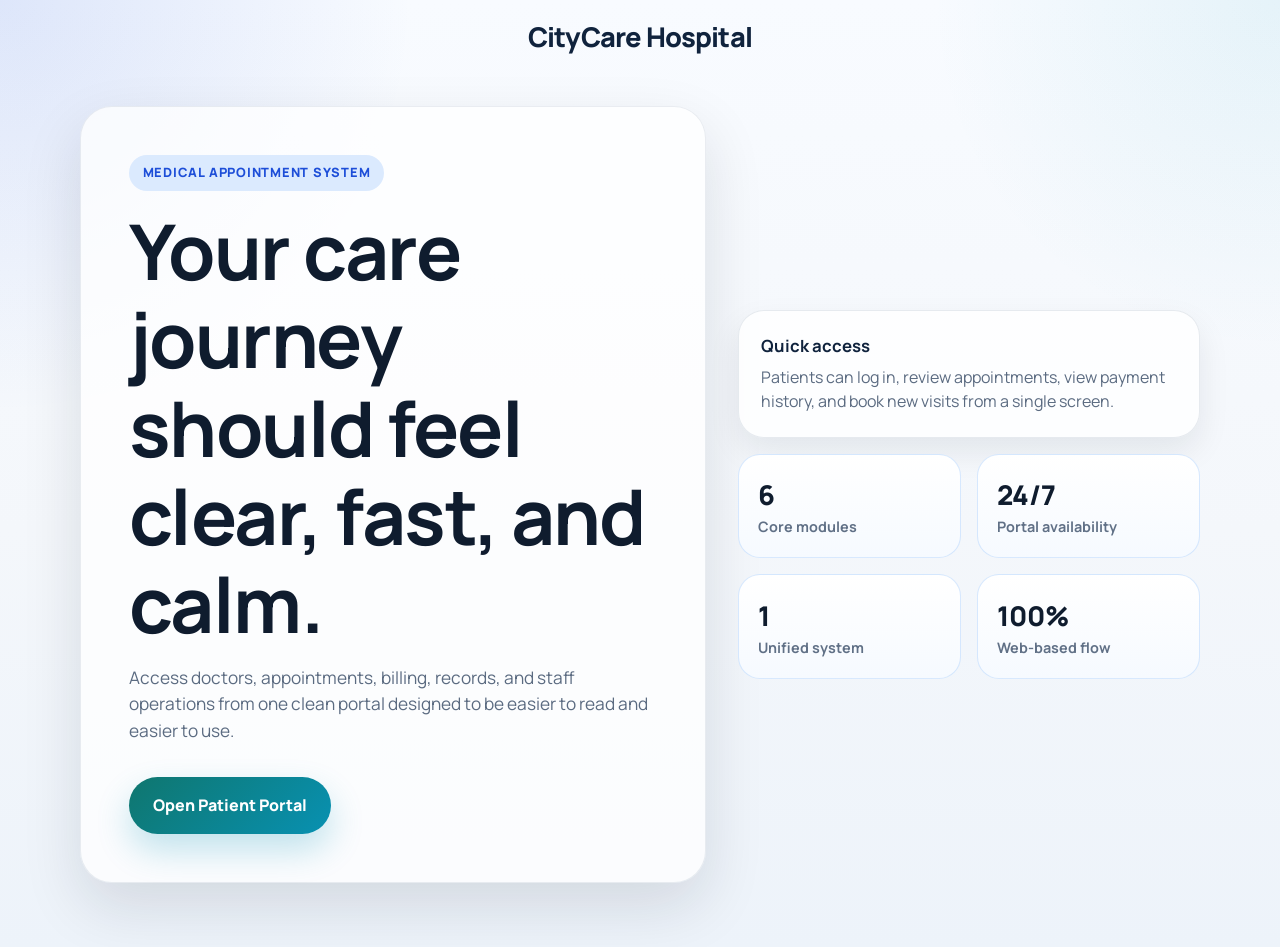
<file: src/main/resources/static/index.html>
<!DOCTYPE html>
<html lang="en">
<head>
  <meta charset="UTF-8">
  <meta name="viewport" content="width=device-width, initial-scale=1.0">
  <title>Welcome - CityCare</title>
  <link rel="stylesheet" href="style.css">
  <style>
    .landing-shell { min-height: 100vh; display: flex; flex-direction: column; }
    .landing-nav { position: static; background: transparent; border: 0; box-shadow: none; backdrop-filter: none; }
    .landing-nav .brand { font-size: 1.7rem; font-weight: 800; color: #10233d; letter-spacing: -0.03em; }
    .hero { width: min(1120px, calc(100% - 2rem)); margin: auto; display: grid; grid-template-columns: 1.15fr 0.85fr; gap: 2rem; align-items: center; padding: 2rem 0 4rem; }
    .hero-copy { background: rgba(255,255,255,0.74); border: 1px solid rgba(148,163,184,0.2); box-shadow: var(--shadow-lg); border-radius: 32px; padding: 3rem; }
    .eyebrow { display:inline-flex; align-items:center; padding:.5rem .85rem; border-radius:999px; background:#dbeafe; color:#1d4ed8; font-size:.8rem; font-weight:800; text-transform:uppercase; letter-spacing:.06em; }
    .hero h1 { font-size: clamp(2.8rem, 6vw, 4.9rem); margin: 1rem 0 1rem; }
    .hero p { font-size: 1.08rem; max-width: 44rem; margin: 0 0 2rem; }
    .hero-actions { display:flex; flex-wrap:wrap; gap:1rem; }
    .hero-btn, .portal-btn { display:inline-flex; align-items:center; justify-content:center; padding:1rem 1.5rem; border-radius:999px; font-weight:800; text-decoration:none; transition:transform .18s ease, box-shadow .18s ease; }
    .hero-btn { background:#ffffff; color:#1d4ed8; border:1px solid rgba(37,99,235,.22); box-shadow:0 14px 30px rgba(37,99,235,.12); }
    .portal-btn { background:linear-gradient(135deg, #0f766e, #0891b2); color:white; box-shadow:0 16px 34px rgba(8,145,178,.24); }
    .hero-btn:hover, .portal-btn:hover { transform: translateY(-2px); }
    .hero-panel { display:grid; gap:1rem; }
    .hero-card { background: rgba(255,255,255,0.82); border:1px solid rgba(148,163,184,.22); border-radius:26px; box-shadow: var(--shadow-md); padding:1.4rem; }
    .hero-card strong { display:block; color:#10233d; font-size:1.05rem; margin-bottom:.35rem; }
    .metric-grid { display:grid; grid-template-columns: repeat(2, 1fr); gap:1rem; }
    .metric { background: linear-gradient(180deg, #ffffff, #f6faff); border:1px solid rgba(191,219,254,.6); border-radius:22px; padding:1.2rem; }
    .metric .value { color:#0f1c2e; font-size:1.7rem; font-weight:800; }
    .metric .label { color:#607086; font-size:.9rem; font-weight:700; }
    @media (max-width: 900px) { .hero { grid-template-columns: 1fr; padding-top: 1rem; } .hero-copy { padding: 2rem; } }
  </style>
</head>
<body>
<div class="landing-shell">
  <nav class="landing-nav">
    <div class="nav-container" style="justify-content:center;">
      <div class="brand">CityCare Hospital</div>
    </div>
  </nav>

  <section class="hero">
    <div class="hero-copy">
      <span class="eyebrow">Medical Appointment System</span>
      <h1>Your care journey should feel clear, fast, and calm.</h1>
      <p>Access doctors, appointments, billing, records, and staff operations from one clean portal designed to be easier to read and easier to use.</p>
      <div class="hero-actions">
        <a href="patient.html" class="portal-btn">Open Patient Portal</a>
      </div>
    </div>

    <div class="hero-panel">
      <div class="hero-card">
        <strong>Quick access</strong>
        <span>Patients can log in, review appointments, view payment history, and book new visits from a single screen.</span>
      </div>
      <div class="metric-grid">
        <div class="metric">
          <div class="value">6</div>
          <div class="label">Core modules</div>
        </div>
        <div class="metric">
          <div class="value">24/7</div>
          <div class="label">Portal availability</div>
        </div>
        <div class="metric">
          <div class="value">1</div>
          <div class="label">Unified system</div>
        </div>
        <div class="metric">
          <div class="value">100%</div>
          <div class="label">Web-based flow</div>
        </div>
      </div>
    </div>
  </section>
</div>
</body>
</html>
</file>
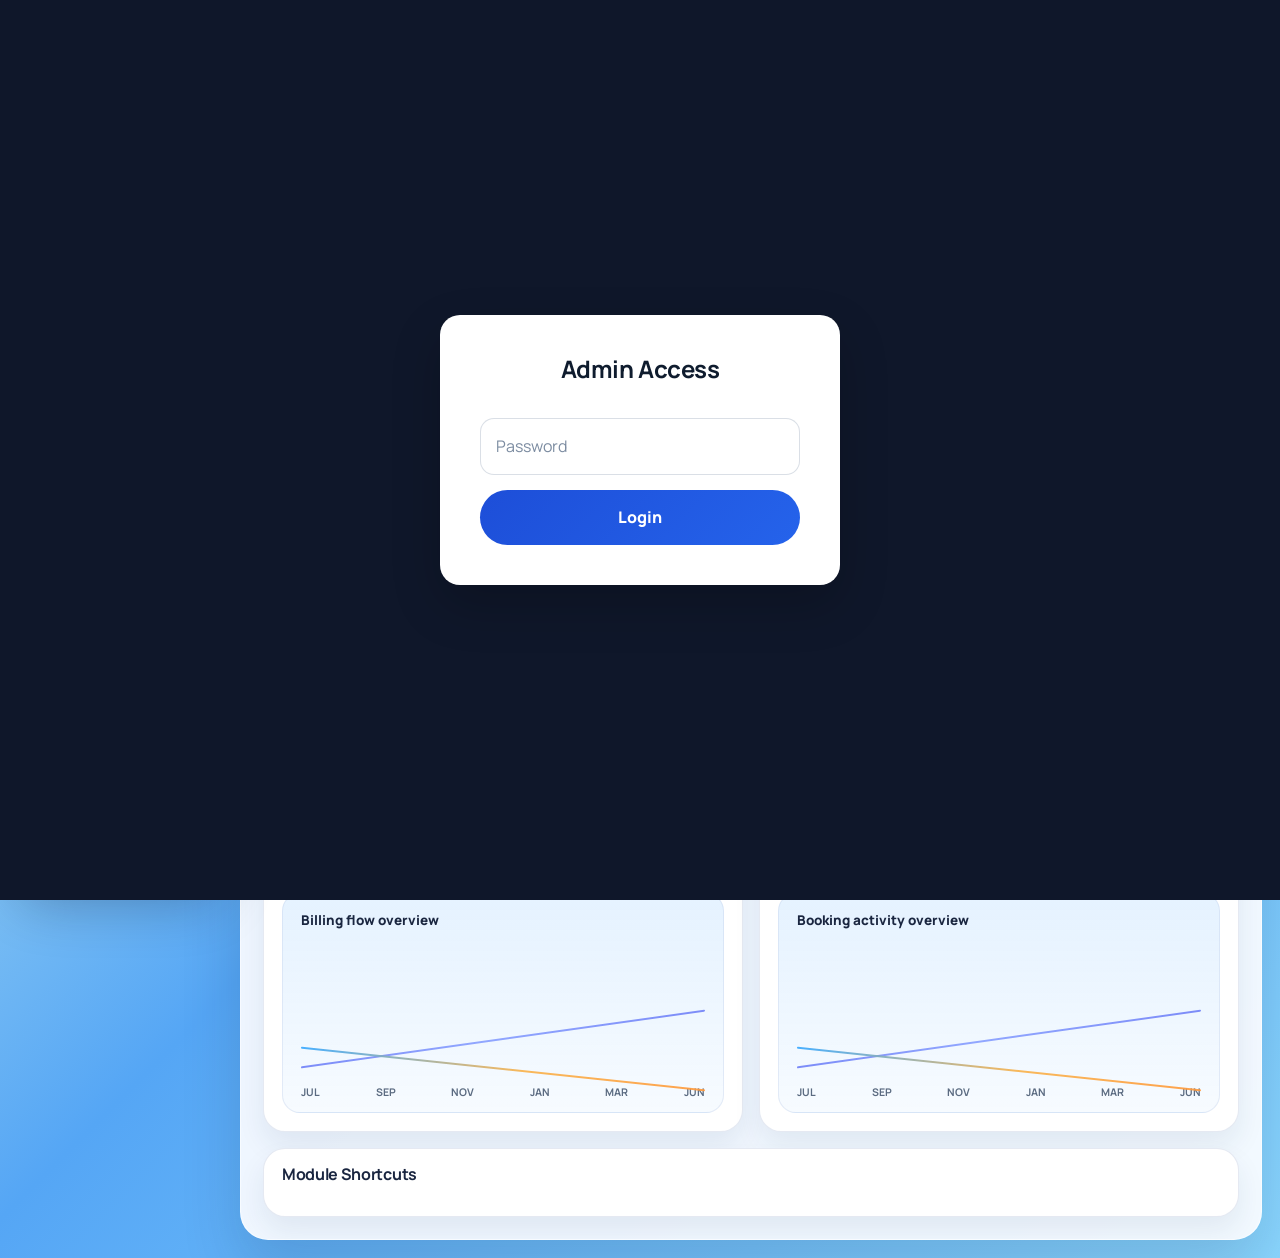
<file: src/main/resources/static/admin.html>
﻿﻿<!DOCTYPE html>
<html lang="en">
<head>
    <meta charset="UTF-8">
    <meta name="viewport" content="width=device-width, initial-scale=1.0">
    <title>Master Admin - CityCare</title>
    <link rel="stylesheet" href="style.css">
    <style>
        :root {
            --admin-shell-bg: linear-gradient(135deg, #d9fbef 0%, #55a6f5 48%, #8bd7ff 100%);
            --admin-sidebar-bg: linear-gradient(180deg, #23283f 0%, #1b2034 100%);
            --admin-sidebar-accent: linear-gradient(135deg, #2c7df4 0%, #1fa7ff 100%);
            --admin-panel-bg: rgba(249, 251, 255, 0.94);
            --admin-card-bg: #ffffff;
            --admin-border: rgba(174, 186, 214, 0.32);
            --admin-muted: #7a869f;
            --admin-text: #1a2640;
            --admin-blue: #2594ff;
            --admin-green: #17b26a;
            --admin-orange: #f59e0b;
            --admin-red: #ef4444;
            --admin-shadow: 0 30px 60px rgba(12, 29, 66, 0.16);
        }

        body {
            background: var(--admin-shell-bg);
            min-height: 100vh;
            overflow-x: hidden;
        }

        .admin-app {
            width: 100%;
            margin: 0;
            padding: 18px 18px 18px 240px;
        }

        .admin-frame {
            display: block;
        }

        .admin-sidebar {
            position: fixed;
            top: 18px;
            left: 18px;
            bottom: 18px;
            width: 204px;
            min-height: auto;
            background: var(--admin-sidebar-bg);
            border-radius: 28px;
            overflow: hidden;
            box-shadow: 0 22px 52px rgba(11, 18, 40, 0.28);
            z-index: 50;
        }

        .sidebar-brand {
            background: var(--admin-sidebar-accent);
            padding: 24px 22px 20px;
            color: white;
        }

        .sidebar-brand h1 {
            margin: 0;
            color: white;
            font-size: 1.65rem;
            font-weight: 800;
            letter-spacing: -0.04em;
        }

        .sidebar-brand p {
            margin: 6px 0 0;
            color: rgba(255, 255, 255, 0.76);
            font-size: 0.78rem;
            letter-spacing: 0.06em;
            text-transform: uppercase;
        }

        .sidebar-body {
            padding: 14px 12px 16px;
        }

        .sidebar-group {
            margin-bottom: 18px;
        }

        .sidebar-label {
            margin: 8px 10px 10px;
            color: rgba(191, 219, 254, 0.78);
            font-size: 0.68rem;
            font-weight: 800;
            letter-spacing: 0.12em;
            text-transform: uppercase;
        }

        .sidebar-link {
            width: 100%;
            display: flex;
            align-items: center;
            gap: 12px;
            border: none;
            background: transparent;
            color: rgba(243, 247, 255, 0.88);
            padding: 12px 14px;
            border-radius: 16px;
            cursor: pointer;
            text-align: left;
            font-size: 0.83rem;
            font-weight: 700;
            transition: background 0.18s ease, transform 0.18s ease;
        }

        .sidebar-link:hover,
        .sidebar-link.active {
            background: rgba(37, 148, 255, 0.18);
            transform: translateX(2px);
        }

        .sidebar-link .icon {
            width: 18px;
            text-align: center;
            opacity: 0.92;
        }

        .sidebar-footer {
            padding: 0 12px 14px;
        }

        .sidebar-logout {
            width: 100%;
            border: none;
            border-radius: 16px;
            padding: 12px 14px;
            background: linear-gradient(135deg, #ef4444, #dc2626);
            color: white;
            font-size: 0.82rem;
            font-weight: 800;
            cursor: pointer;
        }

        .admin-main {
            background: var(--admin-panel-bg);
            border: 1px solid rgba(255, 255, 255, 0.5);
            border-radius: 28px;
            box-shadow: var(--admin-shadow);
            overflow: hidden;
            min-height: calc(100vh - 36px);
        }

        .admin-topbar {
            display: flex;
            justify-content: space-between;
            align-items: center;
            gap: 16px;
            padding: 18px 26px;
            background: rgba(255, 255, 255, 0.78);
            border-bottom: 1px solid rgba(190, 199, 220, 0.34);
        }

        .topbar-title h2 {
            margin: 0;
            font-size: 1.35rem;
            color: var(--admin-text);
        }

        .topbar-title p {
            margin: 4px 0 0;
            font-size: 0.82rem;
            color: var(--admin-muted);
        }

        .topbar-actions {
            display: flex;
            gap: 10px;
            align-items: center;
        }

        .ghost-pill {
            border: 1px solid var(--admin-border);
            background: white;
            color: var(--admin-text);
            padding: 10px 14px;
            border-radius: 999px;
            font-size: 0.76rem;
            font-weight: 800;
            cursor: pointer;
        }

        .admin-content {
            padding: 22px;
        }

        .page-view {
            display: none;
        }

        .page-view.active {
            display: block;
        }

        .cards-grid {
            display: grid;
            grid-template-columns: repeat(4, minmax(0, 1fr));
            gap: 16px;
            margin-bottom: 18px;
        }

        .metric-card,
        .panel-card,
        .summary-card,
        .side-detail-card {
            background: var(--admin-card-bg);
            border: 1px solid var(--admin-border);
            border-radius: 22px;
            box-shadow: 0 14px 28px rgba(28, 49, 89, 0.08);
        }

        .metric-card {
            padding: 18px 18px 16px;
        }

        .metric-card .label {
            display: block;
            font-size: 0.76rem;
            color: var(--admin-muted);
            margin-bottom: 16px;
        }

        .metric-card .value {
            font-size: 2rem;
            line-height: 1;
            font-weight: 800;
            color: #1b2340;
            margin-bottom: 10px;
        }

        .metric-card .trend {
            font-size: 0.8rem;
            font-weight: 800;
        }

        .trend.up {
            color: var(--admin-green);
        }

        .trend.down {
            color: var(--admin-red);
        }

        .metric-brand {
            display: flex;
            align-items: center;
            justify-content: center;
            background: linear-gradient(135deg, #d7fff2 0%, #b7f3f1 100%);
            color: #1c55ad;
            font-size: 1.9rem;
            font-weight: 800;
            min-height: 100%;
            padding: 18px;
            text-align: center;
        }

        .metric-brand small {
            display: block;
            margin-top: 8px;
            color: #36659f;
            font-size: 0.7rem;
            font-weight: 700;
            letter-spacing: 0.08em;
            text-transform: uppercase;
        }

        .overview-layout {
            display: grid;
            grid-template-columns: 1.5fr 300px;
            gap: 16px;
        }

        .overview-main {
            display: grid;
            gap: 16px;
        }

        .summary-card {
            padding: 16px 18px 18px;
        }

        .summary-card h3,
        .panel-card h3,
        .side-detail-card h3 {
            margin: 0 0 14px;
            font-size: 1rem;
            color: var(--admin-text);
        }

        .panel-card {
            padding: 16px 18px 18px;
        }

        .chart-grid {
            display: grid;
            grid-template-columns: 1fr 1fr;
            gap: 16px;
        }

        .mini-chart {
            height: 220px;
            border-radius: 18px;
            background:
                linear-gradient(180deg, rgba(37, 148, 255, 0.1), rgba(37, 148, 255, 0.02)),
                #fbfdff;
            border: 1px solid rgba(189, 203, 230, 0.34);
            position: relative;
            overflow: hidden;
        }

        .mini-chart::before,
        .mini-chart::after {
            content: "";
            position: absolute;
            left: 18px;
            right: 18px;
            height: 2px;
            border-radius: 999px;
        }

        .mini-chart::before {
            bottom: 72px;
            background: linear-gradient(90deg, #7c8cf8 0%, #91a7ff 45%, #7c8cf8 100%);
            transform: skewY(-8deg);
        }

        .mini-chart::after {
            bottom: 42px;
            background: linear-gradient(90deg, #3aa9ff 0%, #f9b34d 55%, #ff9a3d 100%);
            transform: skewY(6deg);
            opacity: 0.92;
        }

        .chart-label {
            position: absolute;
            left: 18px;
            top: 16px;
            font-size: 0.84rem;
            font-weight: 800;
            color: var(--admin-text);
        }

        .chart-months {
            position: absolute;
            bottom: 12px;
            left: 18px;
            right: 18px;
            display: flex;
            justify-content: space-between;
            color: #8a95ab;
            font-size: 0.66rem;
            font-weight: 700;
            text-transform: uppercase;
        }

        .detail-stack {
            display: grid;
            gap: 16px;
        }

        .side-detail-card {
            padding: 18px;
        }

        .detail-meta {
            display: grid;
            gap: 14px;
            font-size: 0.78rem;
        }

        .detail-meta .heading {
            display: block;
            color: var(--admin-muted);
            margin-bottom: 4px;
            text-transform: uppercase;
            letter-spacing: 0.08em;
            font-size: 0.66rem;
            font-weight: 800;
        }

        .detail-meta strong {
            color: var(--admin-text);
            font-size: 0.9rem;
        }

        .notice-card {
            background: linear-gradient(135deg, #ffb144 0%, #ff8b2c 100%);
            color: white;
        }

        .notice-card h3,
        .notice-card p,
        .notice-card span {
            color: white;
        }

        .page-header {
            display: flex;
            justify-content: space-between;
            align-items: center;
            gap: 12px;
            margin-bottom: 14px;
            flex-wrap: wrap;
        }

        .page-header h3 {
            margin: 0;
            font-size: 1.02rem;
            color: var(--admin-text);
        }

        .page-header p {
            margin: 4px 0 0;
            font-size: 0.78rem;
            color: var(--admin-muted);
        }

        .page-shell {
            display: grid;
            gap: 16px;
        }

        .data-table {
            width: 100%;
            border-collapse: collapse;
        }

        .data-table th,
        .data-table td {
            padding: 12px 10px;
            text-align: left;
            border-bottom: 1px solid #e7edf5;
            font-size: 0.78rem;
            vertical-align: top;
        }

        .data-table th {
            background: #f8fbff;
            color: #67748e;
            font-weight: 800;
            text-transform: uppercase;
            letter-spacing: 0.06em;
            font-size: 0.68rem;
        }

        .data-table tr:hover {
            background: #fbfdff;
        }

        .table-wrap {
            overflow-x: auto;
        }

        .toolbar-row {
            display: flex;
            gap: 10px;
            flex-wrap: wrap;
            align-items: center;
        }

        .toolbar-row input {
            max-width: 260px;
        }

        .doctor-create-grid {
            display: grid;
            grid-template-columns: repeat(4, minmax(0, 1fr));
            gap: 12px;
            margin-bottom: 12px;
        }

        .doctor-create-grid .full {
            grid-column: span 4;
        }

        .log-table th {
            background: #17233b;
            color: white;
        }

        .log-table td {
            font-family: ui-monospace, SFMono-Regular, Menlo, Consolas, monospace;
            font-size: 0.74rem;
        }

        .btn-done,
        .btn-edit,
        .btn-view,
        .btn-history,
        .btn-delete {
            padding: 8px 10px;
            border-radius: 12px;
            font-size: 0.7rem;
            font-weight: 800;
            margin-right: 4px;
            margin-top: 4px;
        }

        @media (max-width: 1280px) {
            .cards-grid {
                grid-template-columns: 1fr 1fr;
            }

            .overview-layout {
                grid-template-columns: 1fr;
            }

        }

        @media (max-width: 980px) {
            .admin-app {
                padding: 12px;
            }

            .admin-sidebar {
                position: static;
                width: 100%;
                margin-bottom: 14px;
            }

            .chart-grid,
            .doctor-create-grid {
                grid-template-columns: 1fr;
            }

            .doctor-create-grid .full {
                grid-column: span 1;
            }

            .admin-main {
                min-height: auto;
            }
        }

        @media (max-width: 720px) {
            .admin-app {
                padding: 12px;
            }

            .admin-topbar {
                flex-direction: column;
                align-items: flex-start;
            }

            .cards-grid {
                grid-template-columns: 1fr;
            }
        }
    </style>
</head>
<body>

<div id="authOverlay" style="position:fixed; top:0; left:0; width:100%; height:100%; background:#0f172a; display:flex; justify-content:center; align-items:center; z-index:999;">
    <div style="background:white; padding:40px; border-radius:20px; text-align:center; max-width:400px; width:90%; box-shadow:0 20px 50px rgba(0,0,0,.2);">
        <h2 style="margin-top:0;">Admin Access</h2>
        <input type="password" id="pass" placeholder="Password" style="width:100%; padding:15px; margin:15px 0;">
        <button class="btn" style="width:100%; padding: 15px;" onclick="checkAuth()">Login</button>
    </div>
</div>

<div id="apptDetailsModal" style="display:none; position:fixed; top:0; left:0; width:100%; height:100%; background:rgba(15, 23, 42, 0.7); z-index:1000; justify-content:center; align-items:center;">
    <div style="background:white; padding:30px; border-radius:18px; width:90%; max-width:450px; box-shadow: 0 10px 25px rgba(0,0,0,0.2);">
        <div style="display:flex; justify-content:space-between; align-items:center; border-bottom: 2px solid #e2e8f0; padding-bottom: 10px; margin-bottom: 15px;">
            <h3 style="margin:0; color:#1e293b;">Appointment Details</h3>
            <span id="adStatus" style="font-weight:bold; padding: 5px 10px; border-radius: 8px; font-size: 0.85rem;"></span>
        </div>
        <div style="background:#f8fafc; padding:15px; border-radius:8px; margin-bottom:15px; border: 1px solid #e2e8f0;">
            <p style="margin:0 0 8px 0; font-size:1.1rem;">Appt ID: <b style="color:#3b82f6;" id="adApptId"></b></p>
            <p style="margin:0 0 5px 0; color:#475569;">Booking Date/Time: <br><b style="color:#0f172a;" id="adTime"></b></p>
            <p style="margin:8px 0 0 0; color:#475569;">Slot Date/Time: <br><b style="color:#0f172a;" id="adSlotTime"></b></p>
        </div>
        <div style="margin-bottom:20px;">
            <p style="margin:5px 0;"><b>Patient ID:</b> <span id="adPatientId"></span></p>
            <p style="margin:5px 0;"><b>Patient Name:</b> <span id="adPatientName"></span></p>
            <p style="margin:5px 0;"><b>Patient Age:</b> <span id="adPatientAge"></span></p>
            <p style="margin:5px 0;"><b>Attending Doctor:</b> Dr. <span id="adDocName"></span></p>
            <p style="margin:5px 0;"><b>Visit Type:</b> <span id="adType"></span></p>
        </div>
        <button class="btn btn-secondary" style="width:100%; padding:12px;" onclick="closeApptDetailsModal()">Close Window</button>
    </div>
</div>

<div id="editPatientModal" style="display:none; position:fixed; top:0; left:0; width:100%; height:100%; background:rgba(15, 23, 42, 0.7); z-index:1000; justify-content:center; align-items:center;">
    <div style="background:white; padding:30px; border-radius:18px; width:90%; max-width:420px;">
        <h3 style="margin-top:0;">Edit Patient Details</h3>
        <p style="color:#64748b; font-size:0.9rem; margin-bottom:15px;">Patient ID: <b id="epIdDisplay"></b></p>
        <input type="hidden" id="epId">
        <input type="text" id="epName" placeholder="Full Name" style="margin-bottom:10px;">
        <input type="number" id="epAge" placeholder="Age" style="margin-bottom:10px;">
        <input type="text" id="epMobile" placeholder="Mobile (10 Digits)" style="margin-bottom:10px;">
        <input type="text" id="epAddress" placeholder="Address" style="margin-bottom:20px;">
        <div style="display:flex; gap:10px;">
            <button class="btn" style="flex:1; background:#f59e0b;" onclick="savePatientDetails()">Save</button>
            <button class="btn btn-secondary" style="flex:1;" onclick="closeEditModal()">Cancel</button>
        </div>
    </div>
</div>

<div id="historyModal" style="display:none; position:fixed; top:0; left:0; width:100%; height:100%; background:rgba(15, 23, 42, 0.7); z-index:1000; justify-content:center; align-items:center;">
    <div style="background:white; padding:30px; border-radius:18px; width:90%; max-width:520px;">
        <h3 style="margin-top:0;">Patient Medical History</h3>
        <div id="histCurrent" style="background:#f1f5f9; padding:15px; border-radius:8px; max-height:150px; overflow-y:auto; margin-bottom:15px; font-size:0.9rem;"></div>
        <input type="hidden" id="histPatientId"><input type="hidden" id="histFullOldData">
        <input type="text" id="histNewText" placeholder="Add a new history record manually..." style="margin-bottom:20px;">
        <div style="display:flex; gap:10px;">
            <button class="btn" style="flex:1; background:#10b981;" onclick="saveHistory()">Add Record</button>
            <button class="btn btn-secondary" style="flex:1;" onclick="closeHistoryModal()">Close</button>
        </div>
    </div>
</div>

<div id="billingModal" style="display:none; position:fixed; top:0; left:0; width:100%; height:100%; background:rgba(15, 23, 42, 0.7); z-index:1000; justify-content:center; align-items:center;">
    <div style="background:white; padding:30px; border-radius:18px; width:90%; max-width:420px; box-shadow: 0 10px 25px rgba(0,0,0,0.2);">
        <h3 style="margin-top:0; color:#1e293b;">Generate Invoice</h3>
        <p style="color:#64748b; font-size:0.9rem; margin-bottom:15px;">Appt ID: <b id="bApptId"></b> | Patient: <b id="bPatientId"></b></p>
        <input type="hidden" id="bDocName">
        <label style="font-size:0.85rem; font-weight:bold; color:#475569;">Doctor Fee (LKR):</label>
        <input type="number" id="bDocFee" readonly style="margin-bottom:10px; background:#f1f5f9;">
        <label style="font-size:0.85rem; font-weight:bold; color:#475569;">Hospital Fee (LKR):</label>
        <input type="number" id="bHospFee" value="500" readonly style="margin-bottom:10px; background:#f1f5f9;">
        <label style="font-size:0.85rem; font-weight:bold; color:#10b981;">Extra/Medicine (LKR):</label>
        <input type="number" id="bExtraFee" value="0" oninput="calculateTotal()" style="margin-bottom:10px; border:2px solid #10b981;">
        <label style="font-size:0.85rem; font-weight:bold; color:#475569;">Invoice Note:</label>
        <textarea id="bNote" rows="3" placeholder="Write invoice note before generating invoice" style="width:100%; margin-bottom:10px; border:1.5px solid #e2e8f0; border-radius:8px; padding:10px; font-family:inherit; resize:vertical;"></textarea>
        <hr style="border:0; border-top:1px dashed #cbd5e1; margin:15px 0;">
        <div style="display:flex; justify-content:space-between; align-items:center; margin-bottom:20px;">
            <b style="font-size:1.1rem; color:#0f172a;">Total Amount:</b>
            <b style="font-size:1.3rem; color:#ef4444;">LKR <span id="bTotal">0</span></b>
        </div>
        <div style="display:flex; gap:10px;">
            <button class="btn" style="flex:1; padding:12px;" onclick="submitPayment()">Confirm & Pay</button>
            <button class="btn btn-secondary" style="flex:1; padding:12px;" onclick="closeBillingModal()">Cancel</button>
        </div>
    </div>
</div>

<div class="admin-app">
    <div class="admin-frame">
        <aside class="admin-sidebar">
            <div class="sidebar-brand">
                <h1>board</h1>
                <p>CityCare Admin Panel</p>
            </div>

            <div class="sidebar-body">
                <div class="sidebar-group">
                    <div class="sidebar-label">Dashboard</div>
                    <button class="sidebar-link active" data-page="overviewPage" onclick="showPage('overviewPage', this)">
                        <span class="icon">O</span><span>Overview</span>
                    </button>
                    <button class="sidebar-link" data-page="appointmentsPage" onclick="showPage('appointmentsPage', this)">
                        <span class="icon">A</span><span>Appointments</span>
                    </button>
                    <button class="sidebar-link" data-page="billingPage" onclick="showPage('billingPage', this)">
                        <span class="icon">B</span><span>Billing</span>
                    </button>
                    <button class="sidebar-link" data-page="patientsPage" onclick="showPage('patientsPage', this)">
                        <span class="icon">P</span><span>Patients</span>
                    </button>
                    <button class="sidebar-link" data-page="doctorsPage" onclick="showPage('doctorsPage', this)">
                        <span class="icon">D</span><span>Doctors</span>
                    </button>
                    <button class="sidebar-link" data-page="logsPage" onclick="showPage('logsPage', this)">
                        <span class="icon">L</span><span>Audit Log</span>
                    </button>
                </div>

                
            </div>

            <div class="sidebar-footer">
                <button class="sidebar-logout" onclick="logoutAdmin()">Logout</button>
            </div>
        </aside>

        <main class="admin-main">
            <div class="admin-topbar">
                <div class="topbar-title">
                    <h2 id="pageTitle">Overview</h2>
                    <p id="pageSubtitle">Enterprise dashboard for appointments, patients, doctors, billing, and live hospital operations.</p>
                </div>
                <div class="topbar-actions">
                    <button class="ghost-pill" onclick="loadAll()">Refresh</button>
                    <button class="btn" onclick="openModule('index.html')">Open Website</button>
                </div>
            </div>

            <div class="admin-content">
                <section id="overviewPage" class="page-view active">
                    <div class="cards-grid">
                        <div class="metric-card">
                            <span class="label">Revenue</span>
                            <div class="value">$<span id="revMetric">0</span></div>
                            <div class="trend down">â–¼ Live billing total</div>
                        </div>
                        <div class="metric-card">
                            <span class="label">Doctors</span>
                            <div class="value"><span id="statDocs">0</span></div>
                            <div class="trend up">â–² Active specialists</div>
                        </div>
                        <div class="metric-card">
                            <span class="label">Appointments</span>
                            <div class="value"><span id="statAppts">0</span></div>
                            <div class="trend up">â–² Total bookings</div>
                        </div>
                        <div class="metric-brand">
                            CityCare
                            <small>Medical System</small>
                        </div>
                    </div>

                    <div class="overview-layout">
                        <div class="overview-main">
                            <div class="summary-card">
                                <div class="page-header">
                                    <div>
                                        <h3>Executive Summary</h3>
                                        <p>Quick appointment search and live system summary.</p>
                                    </div>
                                    <div class="toolbar-row">
                                        <input type="text" id="quickApptSearch" placeholder="Enter Appointment ID (e.g. APT12345)">
                                        <button class="btn" onclick="searchAppointment()">Search</button>
                                    </div>
                                </div>
                                <div class="table-wrap" id="overviewSummaryTable">
                                    <table class="data-table">
                                        <tr><th>Metric</th><th>Current</th><th>Status</th></tr>
                                        <tr><td>Total Patients</td><td id="statPatients">0</td><td>Live</td></tr>
                                        <tr><td>Total Doctors</td><td id="statDocsMirror">0</td><td>Live</td></tr>
                                        <tr><td>Total Appointments</td><td id="statApptsMirror">0</td><td>Live</td></tr>
                                        <tr><td>Pending Payments</td><td id="pendingMetric">0</td><td>Monitor</td></tr>
                                    </table>
                                </div>
                            </div>

                            <div class="chart-grid">
                                <div class="panel-card">
                                    <h3>Revenue Trend</h3>
                                    <div class="mini-chart">
                                        <div class="chart-label">Billing flow overview</div>
                                        <div class="chart-months"><span>Jul</span><span>Sep</span><span>Nov</span><span>Jan</span><span>Mar</span><span>Jun</span></div>
                                    </div>
                                </div>
                                <div class="panel-card">
                                    <h3>Appointment Trend</h3>
                                    <div class="mini-chart">
                                        <div class="chart-label">Booking activity overview</div>
                                        <div class="chart-months"><span>Jul</span><span>Sep</span><span>Nov</span><span>Jan</span><span>Mar</span><span>Jun</span></div>
                                    </div>
                                </div>
                            </div>

                            <div class="panel-card">
                                <h3>Module Shortcuts</h3>
                            </div>
                        </div>
                    </div>
                </section>

                <section id="appointmentsPage" class="page-view">
                    <div class="page-shell">
                        <div class="panel-card">
                            <div class="page-header">
                                <div>
                                    <h3>System Appointments</h3>
                                    <p>Manage, review, and complete appointment activity.</p>
                                </div>
                                <div class="toolbar-row">
                                    <input type="text" id="appointmentsSearch" placeholder="Search by appointment or patient ID" onkeyup="filterAppointments()">
                                    <button class="ghost-pill" onclick="filterAppointments()">Filter</button>
                                </div>
                            </div>
                            <div id="aList" class="table-wrap">Loading...</div>
                        </div>
                    </div>
                </section>

                <section id="billingPage" class="page-view">
                    <div class="page-shell">
                        <div class="panel-card">
                            <div class="page-header">
                                <div>
                                    <h3>Pending Payments</h3>
                                    <p>Appointments that still need invoices.</p>
                                </div>
                            </div>
                            <div id="pendingBillsList" class="table-wrap">Loading...</div>
                        </div>
                        <div class="panel-card">
                            <div class="page-header">
                                <div>
                                    <h3>Paid Invoices History</h3>
                                    <p>Completed payments and printable invoices.</p>
                                </div>
                            </div>
                            <div id="paidBillsList" class="table-wrap">Loading...</div>
                        </div>
                    </div>
                </section>

                <section id="patientsPage" class="page-view">
                    <div class="page-shell">
                        <div class="panel-card">
                            <div class="page-header">
                                <div>
                                    <h3>Registered Patients</h3>
                                    <p>Edit patient details, review history, and open appointment records.</p>
                                </div>
                                <div class="toolbar-row">
                                    <span id="showingBadge" class="ghost-pill" style="cursor:default;">Showing Recent 5</span>
                                    <input type="text" id="patientSearch" onkeyup="filterPatients()" placeholder="Search ID, name, mobile...">
                                </div>
                            </div>
                            <div id="pList" class="table-wrap">Loading...</div>
                        </div>
                    </div>
                </section>

                <section id="doctorsPage" class="page-view">
                    <div class="page-shell">
                        <div class="panel-card">
                            <div class="page-header">
                                <div>
                                    <h3>Add Doctor</h3>
                                    <p>Create new provider records from the dashboard.</p>
                                </div>
                            </div>
                            <div class="doctor-create-grid">
                                <input type="text" id="dName" placeholder="Doctor Name">
                                <input type="text" id="dSpec" placeholder="Specialization">
                                <input type="number" id="dFee" placeholder="Doctor Fee (LKR)" value="2000">
                                <input type="file" id="dPhoto" accept="image/*">
                                <button class="btn full" onclick="addDoc()">Add Doctor</button>
                            </div>
                        </div>
                        <div class="panel-card">
                            <div class="page-header">
                                <div>
                                    <h3>Current Specialists</h3>
                                    <p>Edit or remove existing provider records.</p>
                                </div>
                            </div>
                            <div id="dList" class="table-wrap">Loading...</div>
                        </div>
                    </div>
                </section>

                <section id="logsPage" class="page-view">
                    <div class="page-shell">
                        <div class="panel-card">
                            <div class="page-header">
                                <div>
                                    <h3>Completed Appointments Log</h3>
                                    <p>Strictly read-only operational log. Latest records appear first.</p>
                                </div>
                            </div>
                            <div id="logList" class="table-wrap">Loading logs...</div>
                        </div>
                    </div>
                </section>
            </div>
        </main>
    </div>
</div>

<script>
    let globalPatients = [];
    let globalAppts = [];
    let globalDoctors = [];
    let globalBills = [];
    let globalPendingBills = [];

    const pageMeta = {
        overviewPage: {
            title: 'Overview',
            subtitle: 'Enterprise dashboard for appointments, patients, doctors, billing, and live hospital operations.'
        },
        appointmentsPage: {
            title: 'Appointments',
            subtitle: 'Track every booking, completion, and cancellation from one panel.'
        },
        billingPage: {
            title: 'Billing',
            subtitle: 'Review pending payments and paid invoice history.'
        },
        patientsPage: {
            title: 'Patients',
            subtitle: 'Search, edit, and manage patient records.'
        },
        doctorsPage: {
            title: 'Doctors',
            subtitle: 'Create providers and manage current specialists.'
        },
        logsPage: {
            title: 'Audit Log',
            subtitle: 'Read-only operational history for completed appointments.'
        }
    };

    function checkAuth() {
        if (document.getElementById('pass').value === 'admin123') {
            sessionStorage.setItem('adminAuth', 'true');
            document.getElementById('authOverlay').style.display = 'none';
            loadAll();
        } else {
            alert('Wrong password.');
        }
    }

    function showPage(pageId, button) {
        document.querySelectorAll('.page-view').forEach(page => page.classList.remove('active'));
        const target = document.getElementById(pageId);
        if (target) {
            target.classList.add('active');
        }

        document.querySelectorAll('.sidebar-link[data-page]').forEach(link => link.classList.remove('active'));
        if (button) {
            button.classList.add('active');
        }

        const meta = pageMeta[pageId];
        if (meta) {
            document.getElementById('pageTitle').innerText = meta.title;
            document.getElementById('pageSubtitle').innerText = meta.subtitle;
        }
    }

    function openModule(page) {
        window.location.href = page;
    }

    function logoutAdmin() {
        sessionStorage.removeItem('adminAuth');
        location.reload();
    }

    function initAdmin() {
        const overlay = document.getElementById('authOverlay');
        const passInput = document.getElementById('pass');

        if (sessionStorage.getItem('adminAuth') === 'true') {
            overlay.style.display = 'none';
            loadAll();
        }

        passInput.addEventListener('keydown', function (event) {
            if (event.key === 'Enter') {
                checkAuth();
            }
        });
    }

    async function loadAll() {
        const safeJsonArray = async (url) => {
            try {
                const res = await fetch(url);
                if (!res.ok) return [];
                const data = await res.json();
                return Array.isArray(data) ? data : [];
            } catch (e) {
                return [];
            }
        };

        globalAppts = await safeJsonArray('/api/scheduling/all');
        globalDoctors = await safeJsonArray('/api/providers/all');
        globalPatients = (await safeJsonArray('/api/patients/all')).reverse();
        const logs = await safeJsonArray('/api/scheduling/logs');
        globalPendingBills = await safeJsonArray('/api/billing/pending');
        globalBills = await safeJsonArray('/api/billing/all');

        renderOverview(logs);
        renderAppointments(globalAppts);
        renderDoctors(globalDoctors);
        renderPatients(globalPatients);
        renderBilling(globalPendingBills, globalBills);
        renderLogs(logs);
    }

    async function getPatientById(id) {
        let patient = globalPatients.find(p => p.id === id);
        if (patient) return patient;

        const res = await fetch('/api/patients/all');
        if (!res.ok) return null;
        const patients = await res.json();
        globalPatients = patients.slice().reverse();
        return patients.find(p => p.id === id) || null;
    }

    function renderOverview(logs) {
        const setText = (id, value) => {
            const node = document.getElementById(id);
            if (node) {
                node.innerText = value;
            }
        };

        setText('statDocs', globalDoctors.length);
        setText('statAppts', globalAppts.length);
        setText('statPatients', globalPatients.length);
        setText('statDocsMirror', globalDoctors.length);
        setText('statApptsMirror', globalAppts.length);
        setText('pendingMetric', globalPendingBills.length);

        const totalRevenue = globalBills.reduce((sum, bill) => sum + (parseFloat(bill.total) || 0), 0);
        setText('revMetric', (totalRevenue / 1000).toFixed(1) + 'K');
        setText('overviewStatus', globalAppts.length > 0 ? 'Live Activity' : 'Waiting');
        setText('overviewDate', new Date().toLocaleDateString('en-GB'));

        const notes = document.getElementById('overviewNotes');
        if (!notes) {
            return;
        }

        if (!logs.length) {
            notes.innerHTML = `<div><span class="heading">System</span><strong>No recent logs yet.</strong></div>`;
        } else {
            notes.innerHTML = logs.slice(0, 3).map(log => `
                <div>
                    <span class="heading">${log.dateTime}</span>
                    <strong>${log.patientName} with Dr. ${log.doctorName}</strong>
                </div>
            `).join('');
        }
    }

    function renderAppointments(items) {
        const list = document.getElementById('aList');
        if (items.length === 0) {
            list.innerHTML = "<p style='color:#64748b;'>No appointments booked yet.</p>";
            return;
        }
        list.innerHTML = `<table class="data-table">
            <tr><th>Appt ID</th><th>Patient ID</th><th>Slot Date</th><th>Slot Time</th><th>Doctor Name</th><th>Type</th><th>Status</th><th>Actions</th></tr>
            ${items.map(a => `<tr>
                <td>${a.apptId}</td>
                <td><b>${a.patientId}</b></td>
                <td>${a.slotDate || '-'}</td>
                <td>${a.slotTime || '-'}</td>
                <td>${a.doctorName}</td>
                <td><span style="color:${a.type === 'EMERGENCY' ? '#dc2626' : '#2563eb'}; font-weight:800;">${a.type}</span></td>
                <td><span style="background:${a.status === 'DONE' ? '#e0e7ff' : '#dcfce7'}; color:${a.status === 'DONE' ? '#4f46e5' : '#166534'}; padding:4px 8px; border-radius:999px; font-size:0.68rem; font-weight:800;">${a.status}</span></td>
                <td>
                    ${a.status !== 'DONE' ? `<button class="btn-done" onclick="markApptDone('${a.apptId}')">Done</button>` : ''}
                    <button class="btn-view" onclick="showAppointmentDetails('${a.apptId}')">View</button>
                    <button class="btn-delete" onclick="deleteAppt('${a.apptId}')">Delete</button>
                </td>
            </tr>`).join('')}
        </table>`;
    }

    function renderBilling(pending, bills) {
        const pendingList = document.getElementById('pendingBillsList');
        if (!pending.length) {
            pendingList.innerHTML = "<p style='color:#64748b; margin:0;'>No pending payments.</p>";
        } else {
            pendingList.innerHTML = `<table class="data-table">
                <tr><th>Appt ID</th><th>Patient</th><th>Doctor</th><th>Action</th></tr>
                ${pending.map(p => `<tr>
                    <td><b>${p.apptId}</b></td>
                    <td>${p.patientId}</td>
                    <td>Dr. ${p.doctorName}</td>
                    <td><button class="btn-done" onclick="openBillingModal('${p.apptId}', '${p.patientId}', '${p.doctorName}')">Generate Bill</button></td>
                </tr>`).join('')}
            </table>`;
        }

        const paidList = document.getElementById('paidBillsList');
        if (!bills.length) {
            paidList.innerHTML = "<p style='color:#64748b; margin:0;'>No paid invoices yet.</p>";
        } else {
            paidList.innerHTML = `<table class="data-table">
                <tr><th>Invoice ID</th><th>Date</th><th>Patient</th><th>Total (LKR)</th><th>Note</th><th>Action</th></tr>
                ${bills.map(b => `<tr>
                    <td style="color:#3b82f6; font-weight:800;">${b.billId}</td>
                    <td>${b.date}</td>
                    <td>${b.patientId}</td>
                    <td style="font-weight:800;">${b.total}</td>
                    <td>${b.note || '-'}</td>
                    <td>
                        <button class="btn btn-secondary" style="padding:8px 12px; font-size:0.7rem;" onclick="printInvoice('${b.billId}','${b.patientId}','${b.doctorName}','${b.docFee}','${b.hospFee}','${b.extraFee}','${b.total}','${b.date}','${encodeURIComponent(b.note || '')}')">Print</button>
                        ${b.status !== 'VOID' ? `<button class="btn-delete" style="background:#ef4444;color:#fff;border:none;" onclick="voidInvoiceFromAdmin('${b.billId}')">Delete Invoice</button>` : '<span style="color:#ef4444;font-weight:800;">VOID</span>'}
                    </td>
                </tr>`).join('')}
            </table>`;
        }
    }

    function renderPatients(patientArray) {
        const badge = document.getElementById('showingBadge');
        badge.innerText = 'Showing Recent 5';
        badge.style.background = '#edf2ff';
        badge.style.color = '#4c5f85';

        const initial = patientArray.slice(0, 5);
        drawPatientTable(initial);
    }

    function drawPatientTable(patientArray) {
        const list = document.getElementById('pList');
        if (patientArray.length === 0) {
            list.innerHTML = `<p style="color:#ef4444; padding:10px;">No matching patients found.</p>`;
            return;
        }

        list.innerHTML = `<table class="data-table">
            <tr><th>ID</th><th>Name</th><th>Age</th><th>Mobile</th><th>Address</th><th>History</th><th>Actions</th></tr>
            ${patientArray.map(p => `<tr>
                <td>${p.id}</td>
                <td><b>${p.name}</b></td>
                <td>${p.age}</td>
                <td>${p.mobile}</td>
                <td>${p.address}</td>
                <td><small style="color:#64748b;">${p.medicalHistory && p.medicalHistory !== 'None' && p.medicalHistory !== '' ? p.medicalHistory.substring(0, 15) + '...' : 'None'}</small></td>
                <td style="white-space: nowrap;">
                    <button class="btn-edit" onclick="openEditModal('${p.id}')">Edit</button>
                    <button class="btn-history" onclick="openHistoryModal('${p.id}')">History</button>
                    <button class="btn-view" onclick="viewPatientAppts('${p.id}', '${p.name}')">Appts</button>
                    <button class="btn-delete" onclick="deletePatient('${p.id}')">Delete</button>
                </td>
            </tr>`).join('')}
        </table>`;
    }

    function renderDoctors(doctors) {
        const list = document.getElementById('dList');
        if (!doctors.length) {
            list.innerHTML = "<p style='color:#64748b;'>No doctors found.</p>";
            return;
        }

        list.innerHTML = `<table class="data-table">
            <tr><th>Doctor</th><th>Specialization</th><th>Fee (LKR)</th><th>Actions</th></tr>
            ${doctors.map(d => {
                let defaultImg = `https://ui-avatars.com/api/?name=${d.name.replace(/\s/g, '+')}&background=eff6ff&color=3b82f6`;
                let imgSrc = (d.photo && d.photo.startsWith('data:image')) ? d.photo : defaultImg;
                return `<tr>
                    <td style="display:flex; align-items:center; gap:10px;"><img src="${imgSrc}" style="width:42px; height:42px; border-radius:14px; object-fit:cover; border:2px solid #d8e3f3;"><b>${d.name}</b></td>
                    <td>${d.specialization}</td>
                    <td style="color:#10b981; font-weight:800;">${d.fee}</td>
                    <td>
                        <button class="btn-edit" onclick="editDoc('${d.id}')">Edit</button>
                        <button class="btn-delete" onclick="deleteDoc('${d.id}')">Delete</button>
                    </td>
                </tr>`;
            }).join('')}
        </table>`;
    }

    function renderLogs(logs) {
        const list = document.getElementById('logList');
        if (!logs.length) {
            list.innerHTML = "<p style='padding:15px; color:#64748b; margin:0;'>No completed appointments recorded yet.</p>";
            return;
        }

        list.innerHTML = `<table class="data-table log-table">
            <tr><th>Date & Time</th><th>Appt ID</th><th>Patient Details</th><th>Attending Doctor</th></tr>
            ${logs.map(l => `<tr>
                <td>${l.dateTime}</td>
                <td>${l.apptId}</td>
                <td><b>${l.patientName}</b> (${l.patientId})</td>
                <td>Dr. ${l.doctorName}</td>
            </tr>`).join('')}
        </table>`;
    }

    function filterAppointments() {
        const query = document.getElementById('appointmentsSearch').value.trim().toLowerCase();
        if (!query) {
            renderAppointments(globalAppts);
            return;
        }
        const filtered = globalAppts.filter(a =>
            a.apptId.toLowerCase().includes(query) ||
            a.patientId.toLowerCase().includes(query) ||
            a.doctorName.toLowerCase().includes(query)
        );
        renderAppointments(filtered);
    }

    function filterPatients() {
        const query = document.getElementById('patientSearch').value.trim().toLowerCase();
        const badge = document.getElementById('showingBadge');
        let filteredList = [];

        if (query === '') {
            filteredList = globalPatients.slice(0, 5);
            badge.innerText = 'Showing Recent 5';
            badge.style.background = '#edf2ff';
            badge.style.color = '#4c5f85';
        } else {
            filteredList = globalPatients.filter(p =>
                p.id.toLowerCase().includes(query) ||
                p.name.toLowerCase().includes(query) ||
                p.mobile.includes(query)
            );
            badge.innerText = `Found: ${filteredList.length}`;
            badge.style.background = '#dbeafe';
            badge.style.color = '#1d4ed8';
        }

        drawPatientTable(filteredList);
    }

    function showAppointmentDetails(apptId) {
        const appt = globalAppts.find(a => a.apptId === apptId);
        if (!appt) return;

        let patientName = 'Unknown Patient';
        let patientAge = '-';
        const patientObj = globalPatients.find(p => p.id === appt.patientId);
        if (patientObj) {
            patientName = patientObj.name;
            patientAge = patientObj.age || '-';
        }

        document.getElementById('adApptId').innerText = appt.apptId;
        document.getElementById('adPatientId').innerText = appt.patientId;
        document.getElementById('adPatientName').innerText = patientName;
        document.getElementById('adPatientAge').innerText = patientAge;
        document.getElementById('adDocName').innerText = appt.doctorName;
        document.getElementById('adType').innerText = appt.type;
        document.getElementById('adSlotTime').innerText =
            appt.slotDate || appt.slotTime ? `${appt.slotDate || '-'} ${appt.slotTime || '-'}` : 'No slot selected';

        const statusBadge = document.getElementById('adStatus');
        statusBadge.innerText = appt.status;
        if (appt.status === 'DONE') {
            statusBadge.style.background = '#e0e7ff';
            statusBadge.style.color = '#4f46e5';
        } else {
            statusBadge.style.background = '#dcfce7';
            statusBadge.style.color = '#166534';
        }

        let formattedDate = 'N/A';
        if (appt.timestamp) {
            const dateObj = new Date(appt.timestamp);
            formattedDate = dateObj.toLocaleString('en-US', { year: 'numeric', month: 'short', day: 'numeric', hour: '2-digit', minute: '2-digit', hour12: true });
        }
        document.getElementById('adTime').innerText = formattedDate;
        document.getElementById('apptDetailsModal').style.display = 'flex';
    }

    async function searchAppointment() {
        const query = document.getElementById('quickApptSearch').value.trim().toUpperCase();
        if (!query) {
            alert('Please enter an Appointment ID.');
            return;
        }

        const appt = globalAppts.find(a => a.apptId === query);
        if (!appt) {
            alert('No appointment found with ID: ' + query);
            return;
        }

        showAppointmentDetails(appt.apptId);
    }

    function closeApptDetailsModal() {
        document.getElementById('apptDetailsModal').style.display = 'none';
    }

    function openBillingModal(apptId, patientId, docName) {
        document.getElementById('bApptId').innerText = apptId;
        document.getElementById('bPatientId').innerText = patientId;
        document.getElementById('bDocName').value = docName;
        document.getElementById('bExtraFee').value = 0;
        document.getElementById('bNote').value = '';
        let dFee = 2000;
        const docObj = globalDoctors.find(d => d.name === docName);
        if (docObj && docObj.fee) dFee = parseInt(docObj.fee);
        document.getElementById('bDocFee').value = dFee;
        calculateTotal();
        document.getElementById('billingModal').style.display = 'flex';
    }

    function closeBillingModal() {
        document.getElementById('billingModal').style.display = 'none';
    }

    function calculateTotal() {
        let docF = parseInt(document.getElementById('bDocFee').value) || 0;
        let hospF = parseInt(document.getElementById('bHospFee').value) || 0;
        let extra = parseInt(document.getElementById('bExtraFee').value) || 0;
        document.getElementById('bTotal').innerText = docF + hospF + extra;
    }

    async function submitPayment() {
        const data = {
            apptId: document.getElementById('bApptId').innerText,
            patientId: document.getElementById('bPatientId').innerText,
            doctorName: document.getElementById('bDocName').value,
            docFee: document.getElementById('bDocFee').value,
            hospFee: '500',
            extraFee: document.getElementById('bExtraFee').value || '0',
            total: document.getElementById('bTotal').innerText,
            note: document.getElementById('bNote').value.trim()
        };
        const res = await fetch('/api/billing/pay', {
            method: 'POST',
            headers: { 'Content-Type': 'application/json' },
            body: JSON.stringify(data)
        });
        if (res.ok) {
            alert('Payment successful. Invoice generated.');
            closeBillingModal();
            loadAll();
        }
    }

    async function voidInvoiceFromAdmin(billId) {
        if (!confirm('Delete/void invoice ' + billId + '?')) return;
        const res = await fetch('/api/billing/void/' + billId, { method: 'DELETE' });
        const data = await res.json();
        alert(data.message || (data.success ? 'Invoice voided.' : 'Invoice delete failed.'));
        if (data.success) loadAll();
    }

    function printInvoice(billId, patId, docName, docFee, hospFee, extraFee, total, date, noteValue = '') {
        const note = decodeURIComponent(noteValue || '');
        const printWin = window.open('', '_blank', 'width=800,height=600');
        printWin.document.write(`<html><head><title>Invoice - ${billId}</title><style>body{font-family:monospace;padding:40px;color:#000}.header{text-align:center;border-bottom:2px dashed #000;padding-bottom:20px;margin-bottom:20px}table{width:100%;border-collapse:collapse;margin-top:20px}th,td{padding:10px;border-bottom:1px solid #ddd;text-align:left}.tot-row{font-weight:bold;font-size:1.2rem;background:#f9f9f9}.note{margin-top:20px;padding:12px;border:1px solid #ddd;background:#f9f9f9}</style></head><body><div class="header"><h2>CityCare Hospital</h2><p>Official Medical Invoice<br><small>Tel: 011-2345678</small></p></div><div style="display:flex; justify-content:space-between;"><div><b>Invoice No:</b> ${billId}<br><b>Patient ID:</b> ${patId}<br><b>Doctor:</b> Dr. ${docName}</div><div style="text-align:right;"><b>Date:</b> ${date}<br><b>Status:</b> PAID</div></div><table><tr><th>Description</th><th style="text-align:right;">Amount (LKR)</th></tr><tr><td>Doctor Fee</td><td style="text-align:right;">${docFee}.00</td></tr><tr><td>Hospital Charges</td><td style="text-align:right;">${hospFee}.00</td></tr><tr><td>Medicine & Extra</td><td style="text-align:right;">${extraFee}.00</td></tr><tr class="tot-row"><td>GRAND TOTAL</td><td style="text-align:right;">Rs. ${total}.00</td></tr></table>${note ? `<div class="note"><b>Invoice Note:</b><br>${note}</div>` : ''}<p style="text-align:center; margin-top:40px; font-size:0.9rem;">Thank you. Wish you a speedy recovery.</p><script>window.print(); window.onafterprint=function(){window.close();};<\/script></body></html>`);
        printWin.document.close();
    }

    async function markApptDone(apptId) {
        if (!confirm('Mark this appointment as done?')) return;
        await fetch('/api/scheduling/done/' + apptId, { method: 'PUT' });
        loadAll();
    }

    async function deleteAppt(apptId) {
        if (!confirm('Delete this appointment?')) return;
        await fetch('/api/scheduling/cancel/' + apptId, { method: 'DELETE' });
        loadAll();
    }

    function getBase64Image(file) {
        return new Promise((resolve, reject) => {
            const reader = new FileReader();
            reader.onload = (e) => {
                const img = new Image();
                img.onload = () => {
                    const canvas = document.createElement('canvas');
                    const size = 400;
                    canvas.width = size;
                    canvas.height = size;
                    const ctx = canvas.getContext('2d');
                    const min = Math.min(img.width, img.height);
                    const sx = (img.width - min) / 2;
                    const sy = (img.height - min) / 2;
                    ctx.drawImage(img, sx, sy, min, min, 0, 0, size, size);
                    let b64 = canvas.toDataURL('image/jpeg', 0.9).replace(/(\r\n|\n|\r)/gm, '');
                    resolve(b64);
                };
                img.src = e.target.result;
            };
            reader.onerror = error => reject(error);
            reader.readAsDataURL(file);
        });
    }

    async function addDoc() {
        const name = document.getElementById('dName').value;
        const spec = document.getElementById('dSpec').value;
        const fee = document.getElementById('dFee').value;
        const photoInput = document.getElementById('dPhoto');

        if (!name || !spec || !fee) {
            alert('Please fill all required fields.');
            return;
        }

        let photoBase64 = '';
        if (photoInput.files.length > 0) {
            photoBase64 = await getBase64Image(photoInput.files[0]);
        }

        await fetch('/api/providers/add', {
            method: 'POST',
            headers: { 'Content-Type': 'application/json' },
            body: JSON.stringify({ name, specialization: spec, fee, photo: photoBase64 })
        });

        document.getElementById('dName').value = '';
        document.getElementById('dSpec').value = '';
        document.getElementById('dFee').value = '2000';
        document.getElementById('dPhoto').value = '';
        loadAll();
    }

    async function editDoc(id) {
        const doc = globalDoctors.find(d => d.id === id);
        if (!doc) return;
        const newName = prompt('Enter new name:', doc.name); if (!newName) return;
        const newSpec = prompt('Enter new specialization:', doc.specialization); if (!newSpec) return;
        const newFee = prompt('Enter new fee (LKR):', doc.fee); if (!newFee) return;
        await fetch('/api/providers/update/' + id, {
            method: 'PUT',
            headers: { 'Content-Type': 'application/json' },
            body: JSON.stringify({ name: newName, specialization: newSpec, fee: newFee, photo: doc.photo })
        });
        loadAll();
    }

    async function deleteDoc(id) {
        if (!confirm('Delete doctor?')) return;
        await fetch('/api/providers/delete/' + id, { method: 'DELETE' });
        loadAll();
    }

    let tempMedicalHistory = '';
    async function openEditModal(id) {
        const p = await getPatientById(id);
        if (p) {
            document.getElementById('epId').value = id;
            document.getElementById('epIdDisplay').innerText = id;
            document.getElementById('epName').value = p.name;
            document.getElementById('epAge').value = p.age;
            document.getElementById('epMobile').value = p.mobile;
            document.getElementById('epAddress').value = p.address;
            tempMedicalHistory = p.medicalHistory || '';
            document.getElementById('editPatientModal').style.display = 'flex';
        }
    }

    function closeEditModal() {
        document.getElementById('editPatientModal').style.display = 'none';
    }

    async function savePatientDetails() {
        const id = document.getElementById('epId').value;
        const name = document.getElementById('epName').value.trim();
        const age = document.getElementById('epAge').value;
        const mobile = document.getElementById('epMobile').value.trim();
        const address = document.getElementById('epAddress').value.trim();
        await fetch('/api/patients/update/' + id, {
            method: 'PUT',
            headers: { 'Content-Type': 'application/json' },
            body: JSON.stringify({ name, age, mobile, address, medicalHistory: tempMedicalHistory })
        });
        closeEditModal();
        loadAll();
    }

    async function openHistoryModal(id) {
        const p = await getPatientById(id);
        if (p) {
            document.getElementById('histPatientId').value = id;
            document.getElementById('histFullOldData').value = p.medicalHistory || '';
            document.getElementById('histNewText').value = '';
            const histDiv = document.getElementById('histCurrent');
            if (p.medicalHistory && p.medicalHistory !== 'None') {
                histDiv.innerHTML = p.medicalHistory.split(';;').map(h => `<div style="padding:5px 0; border-bottom:1px solid #ddd;">- ${h}</div>`).join('');
            } else {
                histDiv.innerHTML = "<p style='color:#94a3b8; margin:0;'>No medical history recorded yet.</p>";
            }
            document.getElementById('historyModal').style.display = 'flex';
        }
    }

    function closeHistoryModal() {
        document.getElementById('historyModal').style.display = 'none';
    }

    async function saveHistory() {
        const id = document.getElementById('histPatientId').value;
        const newNote = document.getElementById('histNewText').value.trim().replace(/\n/g, ' ');
        if (!newNote) {
            closeHistoryModal();
            return;
        }
        const oldHistory = document.getElementById('histFullOldData').value;
        const newHistory = (oldHistory && oldHistory !== 'None') ? oldHistory + ';;' + newNote : newNote;
        const p = await getPatientById(id);
        if (!p) return;
        await fetch('/api/patients/update/' + id, {
            method: 'PUT',
            headers: { 'Content-Type': 'application/json' },
            body: JSON.stringify({ name: p.name, age: p.age, mobile: p.mobile, address: p.address, medicalHistory: newHistory })
        });
        closeHistoryModal();
        loadAll();
    }

    async function viewPatientAppts(patientId, patientName) {
        const res = await fetch('/api/scheduling/patient/' + patientId);
        const appts = await res.json();
        if (appts.length === 0) {
            alert(`No appointments found for ${patientName}.`);
        } else {
            let msg = `Appointments for ${patientName} (${patientId}):\n\n`;
            appts.forEach(a => { msg += `- Dr. ${a.doctorName} (${a.type}) - Status: ${a.status}\n`; });
            alert(msg);
        }
    }

    async function deletePatient(id) {
        if (!confirm('Delete patient completely?')) return;
        await fetch('/api/patients/delete/' + id, { method: 'DELETE' });
        loadAll();
    }
    initAdmin();
</script>
</body>
</html>
</file>
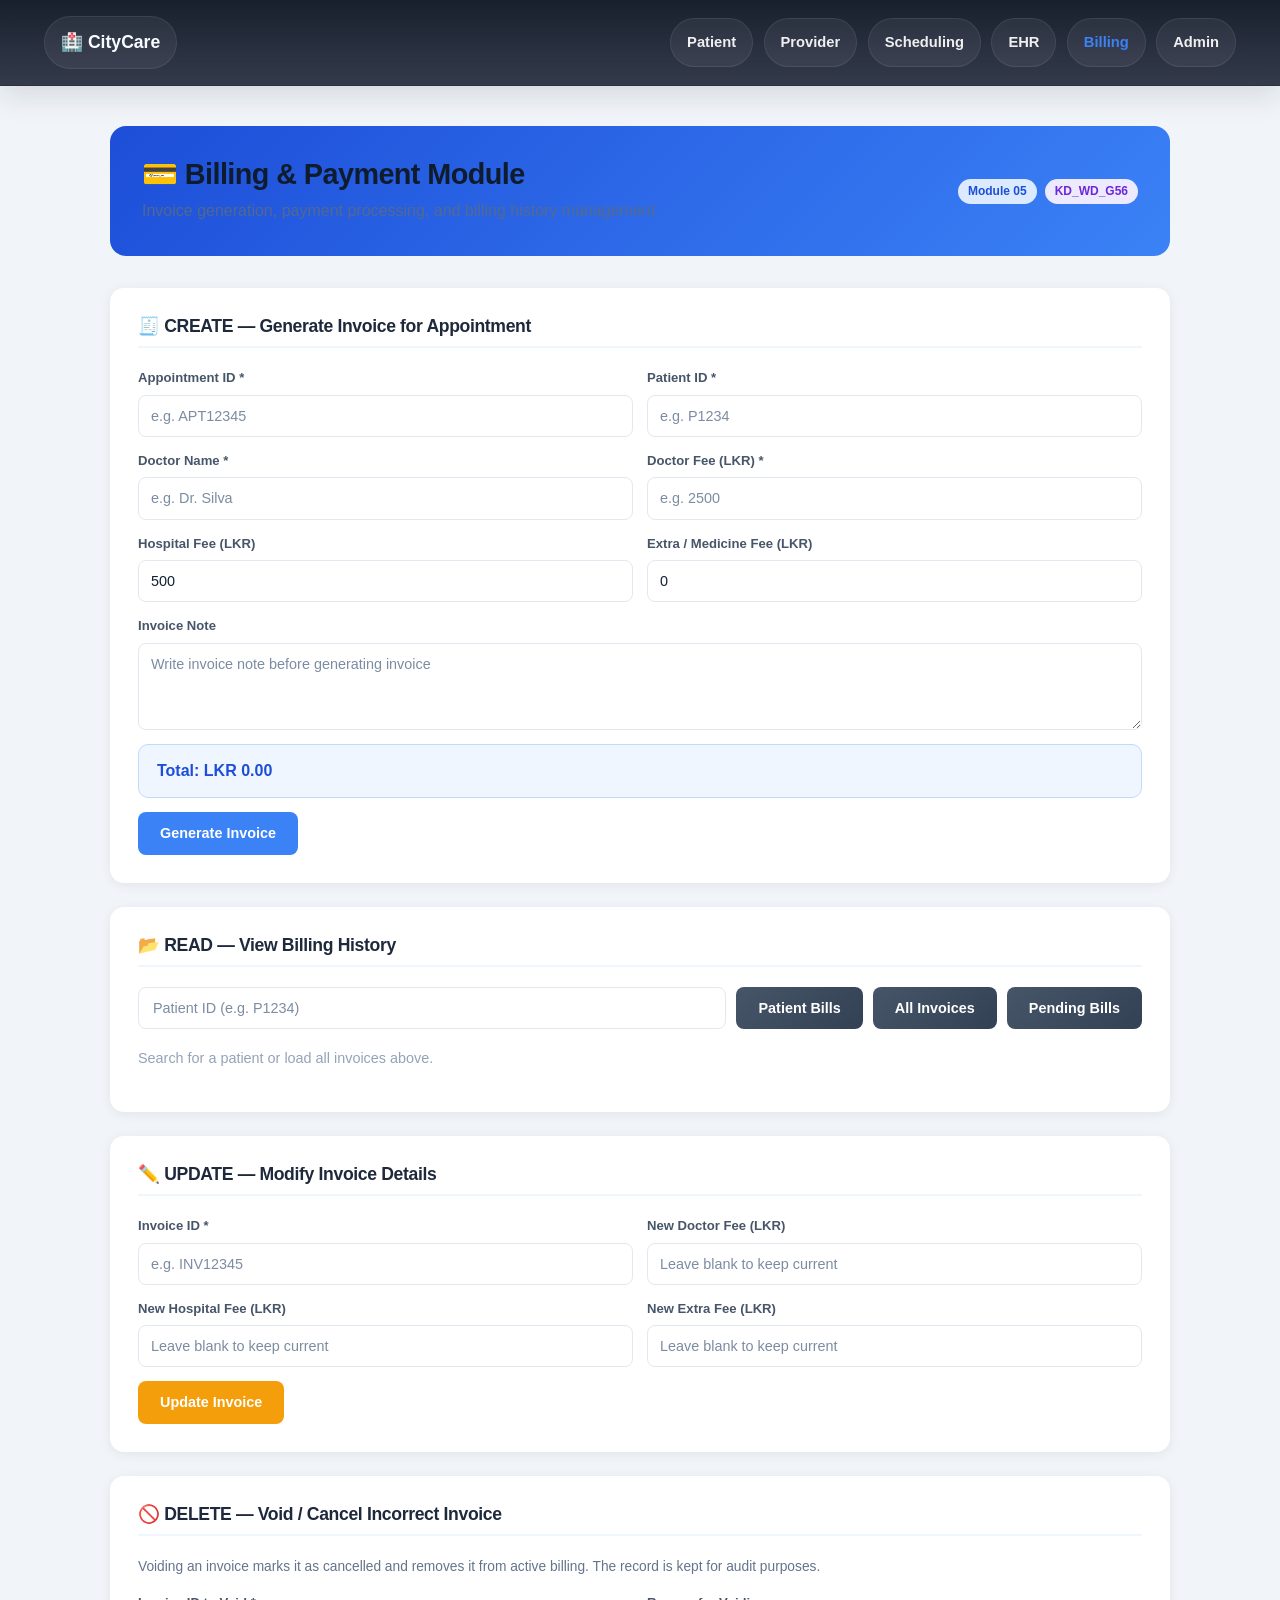
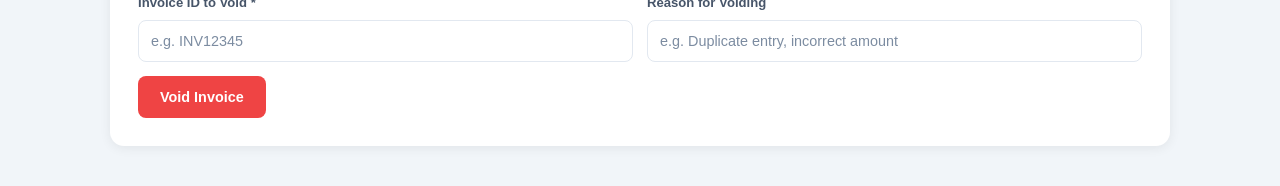
<file: src/main/resources/static/billing.html>
<!DOCTYPE html>
<html lang="en">
<head>
<meta charset="UTF-8">
<meta name="viewport" content="width=device-width, initial-scale=1.0">
<title>Billing & Payment | CityCare Hospital</title>
<link rel="stylesheet" href="style.css">
<style>
  body{background:#f1f5f9;font-family:'Inter',sans-serif;}
  .bill-container{max-width:1100px;margin:40px auto;padding:0 20px;}
  .page-header{background:linear-gradient(135deg,#1d4ed8,#3b82f6);color:#fff;border-radius:16px;padding:32px;margin-bottom:32px;}
  .page-header h1{margin:0 0 8px;font-size:1.8rem;}
  .page-header p{margin:0;opacity:.85;}
  .card{background:#fff;border-radius:14px;padding:28px;margin-bottom:24px;box-shadow:0 2px 12px rgba(0,0,0,.07);}
  .card h2{font-size:1.1rem;font-weight:700;color:#1e293b;margin:0 0 20px;border-bottom:2px solid #eff6ff;padding-bottom:10px;}
  .form-row{display:grid;grid-template-columns:1fr 1fr;gap:14px;margin-bottom:14px;}
  .form-group{display:flex;flex-direction:column;gap:6px;}
  .form-group label{font-size:.82rem;font-weight:600;color:#475569;}
  .form-group input,.form-group textarea{border:1.5px solid #e2e8f0;border-radius:8px;padding:9px 12px;font-size:.9rem;outline:none;transition:border-color .2s;font-family:inherit;}
  .form-group input:focus,.form-group textarea:focus{border-color:#3b82f6;}
  .btn{padding:10px 22px;border:none;border-radius:8px;cursor:pointer;font-weight:600;font-size:.9rem;transition:all .2s;}
  .btn-primary{background:#3b82f6;color:#fff;}.btn-primary:hover{background:#2563eb;}
  .btn-warning{background:#f59e0b;color:#fff;}.btn-warning:hover{background:#d97706;}
  .btn-danger{background:#ef4444;color:#fff;}.btn-danger:hover{background:#dc2626;}
  .btn-secondary{background:#64748b;color:#fff;}.btn-secondary:hover{background:#475569;}
  .msg{padding:10px 16px;border-radius:8px;margin-top:12px;font-size:.88rem;display:none;}
  .msg.success{background:#dbeafe;color:#1e40af;border:1px solid #bfdbfe;display:block;}
  .msg.error{background:#fee2e2;color:#991b1b;border:1px solid #fecaca;display:block;}
  .bill-table{width:100%;border-collapse:collapse;font-size:.86rem;}
  .bill-table th{background:#eff6ff;color:#1d4ed8;font-weight:700;padding:10px 12px;text-align:left;}
  .bill-table td{padding:10px 12px;border-bottom:1px solid #f1f5f9;}
  .bill-table tr:hover td{background:#f8fafc;}
  .badge{display:inline-block;padding:2px 8px;border-radius:20px;font-size:.74rem;font-weight:700;}
  .badge-paid{background:#dcfce7;color:#166534;}
  .badge-void{background:#fee2e2;color:#991b1b;}
  .badge-pending{background:#fef3c7;color:#92400e;}
  .search-bar{display:flex;gap:10px;margin-bottom:18px;flex-wrap:wrap;}
  .search-bar input{flex:1;min-width:200px;border:1.5px solid #e2e8f0;border-radius:8px;padding:9px 14px;font-size:.9rem;outline:none;}
  .search-bar input:focus{border-color:#3b82f6;}
  .total-box{background:#eff6ff;border:1.5px solid #bfdbfe;border-radius:10px;padding:14px 18px;margin:14px 0;font-size:1rem;font-weight:700;color:#1d4ed8;}
  .module-badge{background:#dbeafe;color:#1d4ed8;font-size:.75rem;font-weight:700;padding:3px 10px;border-radius:20px;}
  .group-badge{background:#ede9fe;color:#6d28d9;font-size:.75rem;font-weight:700;padding:3px 10px;border-radius:20px;}
  @media(max-width:640px){.form-row{grid-template-columns:1fr;}}
</style>
</head>
<body>
<nav class="glass-nav">
  <div class="nav-container">
    <a class="nav-brand" href="index.html">🏥 CityCare</a>
    <div class="nav-links">
      <a href="patient.html">Patient</a>
      <a href="provider.html">Provider</a>
      <a href="scheduling.html">Scheduling</a>
      <a href="ehr.html">EHR</a>
      <a href="billing.html" style="color:#3b82f6;font-weight:700;">Billing</a>
      <a href="admin.html">Admin</a>
    </div>
  </div>
</nav>

<div class="bill-container">
  <div class="page-header">
    <div style="display:flex;align-items:center;gap:14px;flex-wrap:wrap;">
      <div>
        <h1>💳 Billing & Payment Module</h1>
        <p>Invoice generation, payment processing, and billing history management</p>
      </div>
      <div style="margin-left:auto;display:flex;gap:8px;flex-wrap:wrap;">
        <span class="module-badge">Module 05</span>
        <span class="group-badge">KD_WD_G56</span>
      </div>
    </div>
  </div>

  <!-- CREATE -->
  <div class="card">
    <h2>🧾 CREATE — Generate Invoice for Appointment</h2>
    <div class="form-row">
      <div class="form-group">
        <label>Appointment ID *</label>
        <input id="inv-apptId" type="text" placeholder="e.g. APT12345">
      </div>
      <div class="form-group">
        <label>Patient ID *</label>
        <input id="inv-patientId" type="text" placeholder="e.g. P1234">
      </div>
    </div>
    <div class="form-row">
      <div class="form-group">
        <label>Doctor Name *</label>
        <input id="inv-docName" type="text" placeholder="e.g. Dr. Silva">
      </div>
      <div class="form-group">
        <label>Doctor Fee (LKR) *</label>
        <input id="inv-docFee" type="number" min="0" placeholder="e.g. 2500" oninput="calcTotal()">
      </div>
    </div>
    <div class="form-row">
      <div class="form-group">
        <label>Hospital Fee (LKR)</label>
        <input id="inv-hospFee" type="number" min="0" value="500" oninput="calcTotal()">
      </div>
      <div class="form-group">
        <label>Extra / Medicine Fee (LKR)</label>
        <input id="inv-extraFee" type="number" min="0" value="0" oninput="calcTotal()">
      </div>
    </div>
    <div class="form-group" style="margin-bottom:14px;">
      <label>Invoice Note</label>
      <textarea id="inv-note" rows="3" placeholder="Write invoice note before generating invoice"></textarea>
    </div>
    <div class="total-box" id="total-display">Total: LKR 0.00</div>
    <button class="btn btn-primary" onclick="generateInvoice()">Generate Invoice</button>
    <div id="create-msg" class="msg"></div>
  </div>

  <!-- READ -->
  <div class="card">
    <h2>📂 READ — View Billing History</h2>
    <div class="search-bar">
      <input id="search-billPatient" type="text" placeholder="Patient ID (e.g. P1234)">
      <button class="btn btn-secondary" onclick="loadPatientBills()">Patient Bills</button>
      <button class="btn btn-secondary" onclick="loadAllBills()">All Invoices</button>
      <button class="btn btn-secondary" onclick="loadPendingBills()">Pending Bills</button>
    </div>
    <div id="bills-container">
      <p style="color:#94a3b8;font-size:.9rem;">Search for a patient or load all invoices above.</p>
    </div>
  </div>

  <!-- UPDATE -->
  <div class="card">
    <h2>✏️ UPDATE — Modify Invoice Details</h2>
    <div class="form-row">
      <div class="form-group">
        <label>Invoice ID *</label>
        <input id="upd-billId" type="text" placeholder="e.g. INV12345">
      </div>
      <div class="form-group">
        <label>New Doctor Fee (LKR)</label>
        <input id="upd-docFee" type="number" min="0" placeholder="Leave blank to keep current">
      </div>
    </div>
    <div class="form-row">
      <div class="form-group">
        <label>New Hospital Fee (LKR)</label>
        <input id="upd-hospFee" type="number" min="0" placeholder="Leave blank to keep current">
      </div>
      <div class="form-group">
        <label>New Extra Fee (LKR)</label>
        <input id="upd-extraFee" type="number" min="0" placeholder="Leave blank to keep current">
      </div>
    </div>
    <button class="btn btn-warning" onclick="updateInvoice()">Update Invoice</button>
    <div id="update-msg" class="msg"></div>
  </div>

  <!-- DELETE -->
  <div class="card">
    <h2>🚫 DELETE — Void / Cancel Incorrect Invoice</h2>
    <p style="font-size:.86rem;color:#64748b;margin-bottom:16px;">Voiding an invoice marks it as cancelled and removes it from active billing. The record is kept for audit purposes.</p>
    <div class="form-row">
      <div class="form-group">
        <label>Invoice ID to Void *</label>
        <input id="void-billId" type="text" placeholder="e.g. INV12345">
      </div>
      <div class="form-group">
        <label>Reason for Voiding</label>
        <input id="void-reason" type="text" placeholder="e.g. Duplicate entry, incorrect amount">
      </div>
    </div>
    <button class="btn btn-danger" onclick="voidInvoice()">Void Invoice</button>
    <div id="void-msg" class="msg"></div>
  </div>
</div>

<script>
function calcTotal() {
  const d = parseFloat(document.getElementById('inv-docFee').value)||0;
  const h = parseFloat(document.getElementById('inv-hospFee').value)||0;
  const e = parseFloat(document.getElementById('inv-extraFee').value)||0;
  document.getElementById('total-display').textContent = `Total: LKR ${(d+h+e).toFixed(2)}`;
}
function showMsg(id, text, ok) {
  const el = document.getElementById(id);
  el.textContent = text;
  el.className = 'msg ' + (ok ? 'success' : 'error');
}
async function generateInvoice() {
  const apptId = document.getElementById('inv-apptId').value.trim();
  const patientId = document.getElementById('inv-patientId').value.trim();
  const docName = document.getElementById('inv-docName').value.trim();
  const docFee = parseFloat(document.getElementById('inv-docFee').value)||0;
  const hospFee = parseFloat(document.getElementById('inv-hospFee').value)||0;
  const extraFee = parseFloat(document.getElementById('inv-extraFee').value)||0;
  const note = document.getElementById('inv-note').value.trim();
  const total = docFee + hospFee + extraFee;
  if (!apptId || !patientId || !docName || docFee <= 0) {
    showMsg('create-msg','Appointment ID, Patient ID, Doctor Name, and Doctor Fee are required.', false); return;
  }
  const body = { apptId, patientId, doctorName: docName, docFee, hospFee, extraFee, total, note };
  const r = await fetch('/api/billing/pay', { method:'POST', headers:{'Content-Type':'application/json'}, body:JSON.stringify(body) });
  const d = await r.json();
  showMsg('create-msg', d.message || (d.billId ? `Invoice created: ${d.billId}` : 'Invoice generated.'), d.success === true);
}
async function loadPatientBills() {
  const pid = document.getElementById('search-billPatient').value.trim();
  if (!pid) { document.getElementById('bills-container').innerHTML='<p style="color:red;font-size:.9rem;">Enter a patient ID.</p>'; return; }
  const r = await fetch(`/api/billing/patient/${pid}`);
  const d = await r.json();
  renderBills(Array.isArray(d) ? d : (d.bills || []));
}
async function loadAllBills() {
  const r = await fetch('/api/billing/all');
  const d = await r.json();
  renderBills(Array.isArray(d) ? d : (d.bills || []));
}
async function loadPendingBills() {
  const r = await fetch('/api/billing/pending');
  const d = await r.json();
  renderBills(Array.isArray(d) ? d : (d.bills || []), true);
}
function renderBills(bills, pending) {
  const c = document.getElementById('bills-container');
  if (!bills.length) { c.innerHTML='<p style="color:#94a3b8;font-size:.9rem;">No bills found.</p>'; return; }
  c.innerHTML = `<table class="bill-table">
    <thead><tr><th>Bill ID</th><th>Appt ID</th><th>Patient</th><th>Doctor</th><th>Doc Fee</th><th>Hosp Fee</th><th>Extra</th><th>Total</th><th>Date</th><th>Note</th><th>Status</th><th>Action</th></tr></thead>
    <tbody>${bills.map(b=>`<tr>
      <td><b>${b.billId||'-'}</b></td><td>${b.apptId||'-'}</td><td>${b.patientId||'-'}</td>
      <td>${b.doctorName||'-'}</td><td>LKR ${b.docFee||0}</td><td>LKR ${b.hospFee||0}</td>
      <td>LKR ${b.extraFee||0}</td><td><b>LKR ${b.total||0}</b></td><td>${b.date||'-'}</td>
      <td>${b.note || '-'}</td>
      <td><span class="badge ${b.status==='VOID'?'badge-void':pending?'badge-pending':'badge-paid'}">${b.status||'PAID'}</span></td>
      <td>${b.billId && b.status !== 'VOID' ? `<button class="btn btn-danger" style="padding:6px 10px;font-size:.76rem;" onclick="voidInvoice('${b.billId}')">Delete</button>` : '-'}</td>
    </tr>`).join('')}</tbody>
  </table>`;
}
async function updateInvoice() {
  const id = document.getElementById('upd-billId').value.trim();
  if (!id) { showMsg('update-msg','Invoice ID is required.',false); return; }
  const body = {};
  const df = document.getElementById('upd-docFee').value;
  const hf = document.getElementById('upd-hospFee').value;
  const ef = document.getElementById('upd-extraFee').value;
  if (df) body.docFee = df;
  if (hf) body.hospFee = hf;
  if (ef) body.extraFee = ef;
  const r = await fetch(`/api/billing/update/${id}`, { method:'PUT', headers:{'Content-Type':'application/json'}, body:JSON.stringify(body) });
  const d = await r.json();
  showMsg('update-msg', d.message || (d.success ? 'Invoice updated.' : 'Update failed.'), d.success === true);
}
async function voidInvoice(selectedId) {
  const id = selectedId || document.getElementById('void-billId').value.trim();
  if (!id) { showMsg('void-msg','Invoice ID is required.',false); return; }
  if (!confirm(`Void invoice ${id}? This cannot be undone.`)) return;
  const r = await fetch(`/api/billing/void/${id}`, { method:'DELETE' });
  const d = await r.json();
  showMsg('void-msg', d.message || (d.success ? 'Invoice voided.' : 'Void failed.'), d.success === true);
  if (d.success) loadAllBills();
}
</script>
</body>
</html>
</file>
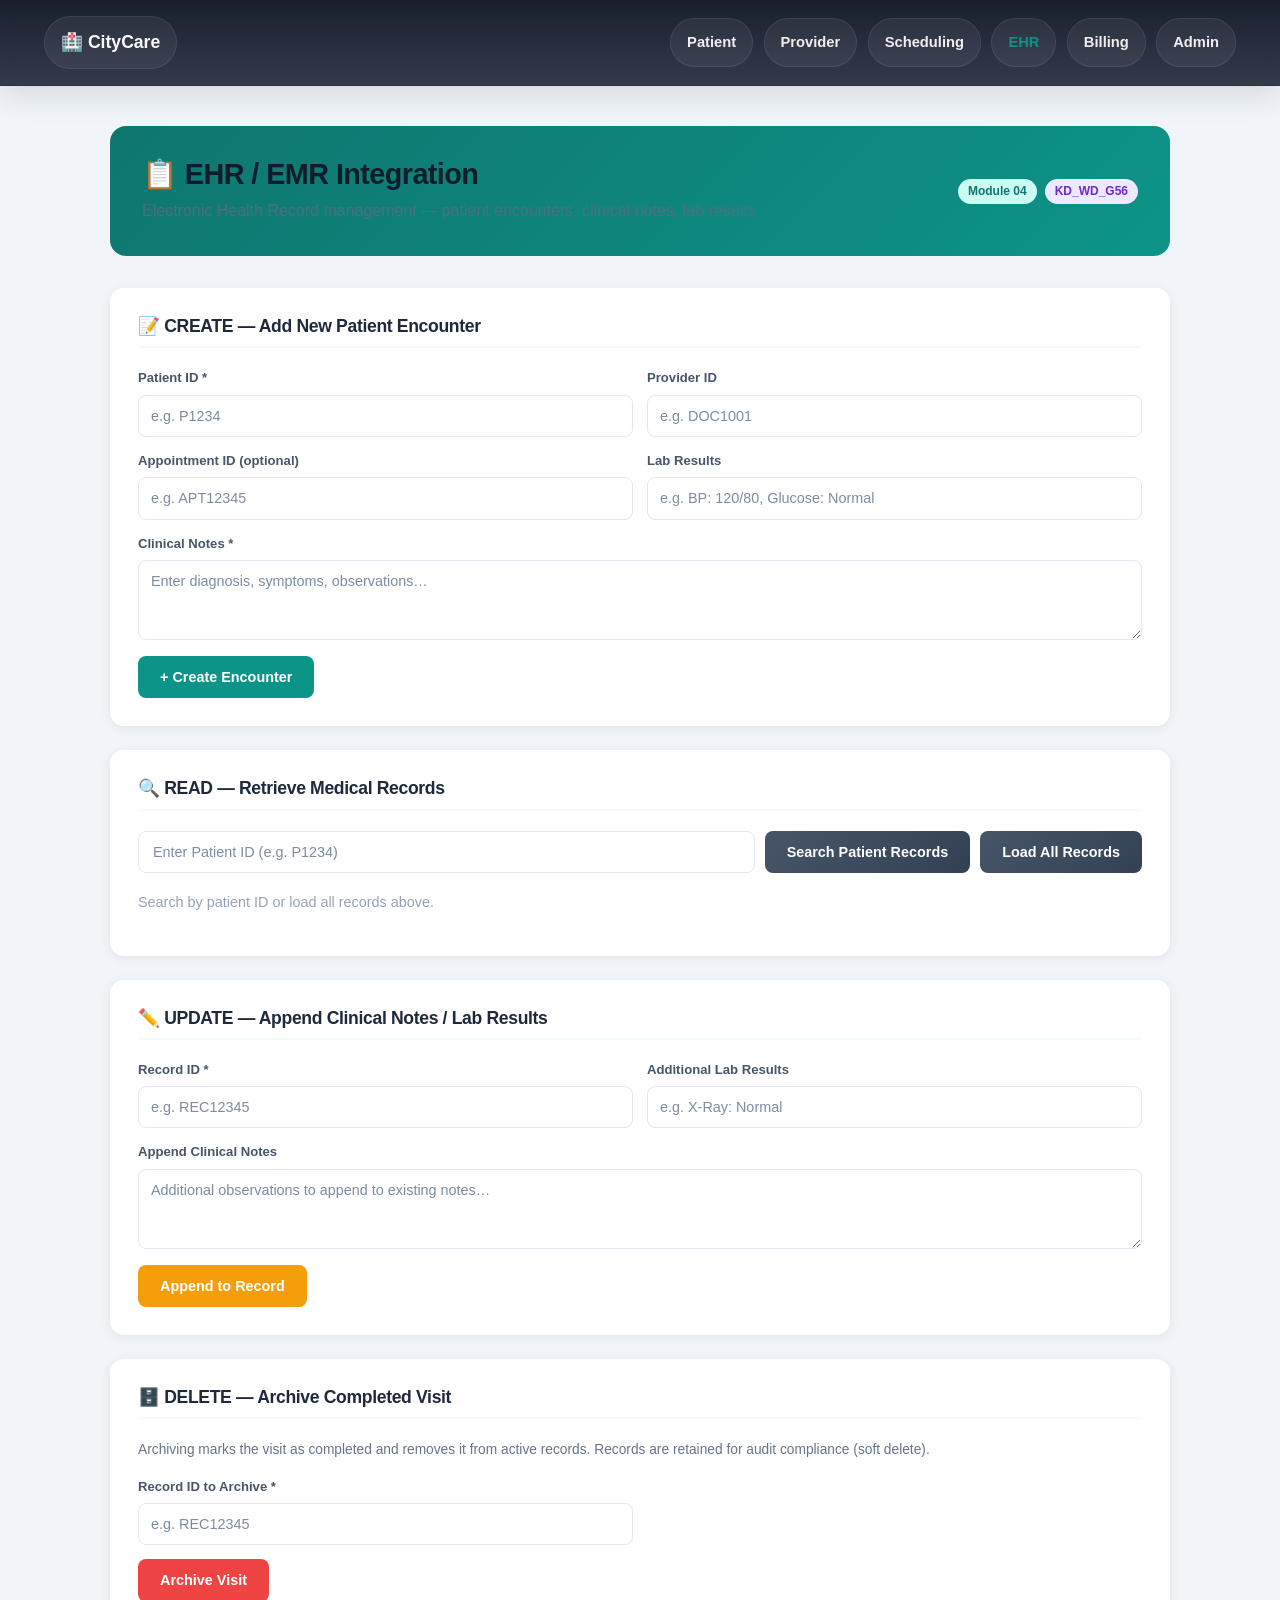
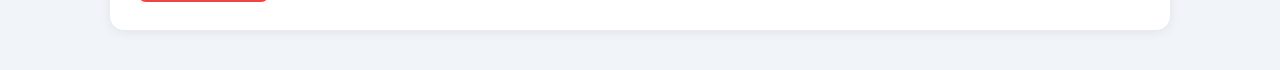
<file: src/main/resources/static/ehr.html>
<!DOCTYPE html>
<html lang="en">
<head>
<meta charset="UTF-8">
<meta name="viewport" content="width=device-width, initial-scale=1.0">
<title>EHR / EMR Integration | CityCare Hospital</title>
<link rel="stylesheet" href="style.css">
<style>
  body{background:#f1f5f9;font-family:'Inter',sans-serif;}
  .ehr-container{max-width:1100px;margin:40px auto;padding:0 20px;}
  .page-header{background:linear-gradient(135deg,#0f766e,#0d9488);color:#fff;border-radius:16px;padding:32px;margin-bottom:32px;}
  .page-header h1{margin:0 0 8px;font-size:1.8rem;}
  .page-header p{margin:0;opacity:.85;}
  .card{background:#fff;border-radius:14px;padding:28px;margin-bottom:24px;box-shadow:0 2px 12px rgba(0,0,0,.07);}
  .card h2{font-size:1.1rem;font-weight:700;color:#1e293b;margin:0 0 20px;border-bottom:2px solid #f0fdf4;padding-bottom:10px;}
  .form-row{display:grid;grid-template-columns:1fr 1fr;gap:14px;margin-bottom:14px;}
  .form-group{display:flex;flex-direction:column;gap:6px;}
  .form-group label{font-size:.82rem;font-weight:600;color:#475569;}
  .form-group input,.form-group textarea{border:1.5px solid #e2e8f0;border-radius:8px;padding:9px 12px;font-size:.9rem;outline:none;transition:border-color .2s;}
  .form-group input:focus,.form-group textarea:focus{border-color:#0d9488;}
  .form-group textarea{resize:vertical;min-height:80px;}
  .btn{padding:10px 22px;border:none;border-radius:8px;cursor:pointer;font-weight:600;font-size:.9rem;transition:all .2s;}
  .btn-primary{background:#0d9488;color:#fff;}.btn-primary:hover{background:#0f766e;}
  .btn-warning{background:#f59e0b;color:#fff;}.btn-warning:hover{background:#d97706;}
  .btn-danger{background:#ef4444;color:#fff;}.btn-danger:hover{background:#dc2626;}
  .btn-secondary{background:#64748b;color:#fff;}.btn-secondary:hover{background:#475569;}
  .msg{padding:10px 16px;border-radius:8px;margin-top:12px;font-size:.88rem;display:none;}
  .msg.success{background:#dcfce7;color:#166534;border:1px solid #bbf7d0;display:block;}
  .msg.error{background:#fee2e2;color:#991b1b;border:1px solid #fecaca;display:block;}
  .records-table{width:100%;border-collapse:collapse;font-size:.86rem;}
  .records-table th{background:#f0fdf4;color:#0f766e;font-weight:700;padding:10px 12px;text-align:left;}
  .records-table td{padding:10px 12px;border-bottom:1px solid #f1f5f9;vertical-align:top;}
  .records-table tr:hover td{background:#f8fafc;}
  .badge{display:inline-block;padding:2px 8px;border-radius:20px;font-size:.74rem;font-weight:700;}
  .badge-active{background:#dcfce7;color:#166534;}
  .badge-archived{background:#f1f5f9;color:#64748b;}
  .search-bar{display:flex;gap:10px;margin-bottom:18px;flex-wrap:wrap;}
  .search-bar input{flex:1;min-width:200px;border:1.5px solid #e2e8f0;border-radius:8px;padding:9px 14px;font-size:.9rem;outline:none;}
  .search-bar input:focus{border-color:#0d9488;}
  .module-badge{background:#ccfbf1;color:#0f766e;font-size:.75rem;font-weight:700;padding:3px 10px;border-radius:20px;}
  .group-badge{background:#ede9fe;color:#6d28d9;font-size:.75rem;font-weight:700;padding:3px 10px;border-radius:20px;}
  @media(max-width:640px){.form-row{grid-template-columns:1fr;}}
</style>
</head>
<body>
<nav class="glass-nav">
  <div class="nav-container">
    <a class="nav-brand" href="index.html">🏥 CityCare</a>
    <div class="nav-links">
      <a href="patient.html">Patient</a>
      <a href="provider.html">Provider</a>
      <a href="scheduling.html">Scheduling</a>
      <a href="ehr.html" style="color:#0d9488;font-weight:700;">EHR</a>
      <a href="billing.html">Billing</a>
      <a href="admin.html">Admin</a>
    </div>
  </div>
</nav>

<div class="ehr-container">
  <div class="page-header">
    <div style="display:flex;align-items:center;gap:14px;flex-wrap:wrap;">
      <div>
        <h1>📋 EHR / EMR Integration</h1>
        <p>Electronic Health Record management — patient encounters, clinical notes, lab results</p>
      </div>
      <div style="margin-left:auto;display:flex;gap:8px;flex-wrap:wrap;">
        <span class="module-badge">Module 04</span>
        <span class="group-badge">KD_WD_G56</span>
      </div>
    </div>
  </div>

  <!-- CREATE -->
  <div class="card">
    <h2>📝 CREATE — Add New Patient Encounter</h2>
    <div class="form-row">
      <div class="form-group">
        <label>Patient ID *</label>
        <input id="ehr-patientId" type="text" placeholder="e.g. P1234">
      </div>
      <div class="form-group">
        <label>Provider ID</label>
        <input id="ehr-providerId" type="text" placeholder="e.g. DOC1001">
      </div>
    </div>
    <div class="form-row">
      <div class="form-group">
        <label>Appointment ID (optional)</label>
        <input id="ehr-appointmentId" type="text" placeholder="e.g. APT12345">
      </div>
      <div class="form-group">
        <label>Lab Results</label>
        <input id="ehr-labResults" type="text" placeholder="e.g. BP: 120/80, Glucose: Normal">
      </div>
    </div>
    <div class="form-group" style="margin-bottom:16px;">
      <label>Clinical Notes *</label>
      <textarea id="ehr-notes" placeholder="Enter diagnosis, symptoms, observations…"></textarea>
    </div>
    <button class="btn btn-primary" onclick="createRecord()">+ Create Encounter</button>
    <div id="create-msg" class="msg"></div>
  </div>

  <!-- READ -->
  <div class="card">
    <h2>🔍 READ — Retrieve Medical Records</h2>
    <div class="search-bar">
      <input id="search-patientId" type="text" placeholder="Enter Patient ID (e.g. P1234)">
      <button class="btn btn-secondary" onclick="loadRecords()">Search Patient Records</button>
      <button class="btn btn-secondary" onclick="loadAllRecords()">Load All Records</button>
    </div>
    <div id="records-container">
      <p style="color:#94a3b8;font-size:.9rem;">Search by patient ID or load all records above.</p>
    </div>
  </div>

  <!-- UPDATE -->
  <div class="card">
    <h2>✏️ UPDATE — Append Clinical Notes / Lab Results</h2>
    <div class="form-row">
      <div class="form-group">
        <label>Record ID *</label>
        <input id="upd-recordId" type="text" placeholder="e.g. REC12345">
      </div>
      <div class="form-group">
        <label>Additional Lab Results</label>
        <input id="upd-lab" type="text" placeholder="e.g. X-Ray: Normal">
      </div>
    </div>
    <div class="form-group" style="margin-bottom:16px;">
      <label>Append Clinical Notes</label>
      <textarea id="upd-notes" placeholder="Additional observations to append to existing notes…"></textarea>
    </div>
    <button class="btn btn-warning" onclick="updateRecord()">Append to Record</button>
    <div id="update-msg" class="msg"></div>
  </div>

  <!-- DELETE / ARCHIVE -->
  <div class="card">
    <h2>🗄️ DELETE — Archive Completed Visit</h2>
    <p style="font-size:.86rem;color:#64748b;margin-bottom:16px;">Archiving marks the visit as completed and removes it from active records. Records are retained for audit compliance (soft delete).</p>
    <div class="form-row">
      <div class="form-group">
        <label>Record ID to Archive *</label>
        <input id="arch-recordId" type="text" placeholder="e.g. REC12345">
      </div>
    </div>
    <button class="btn btn-danger" onclick="archiveRecord()">Archive Visit</button>
    <div id="archive-msg" class="msg"></div>
  </div>
</div>

<script>
const API = '/api/ehr';
function showMsg(id, text, ok) {
  const el = document.getElementById(id);
  el.textContent = text;
  el.className = 'msg ' + (ok ? 'success' : 'error');
}
async function createRecord() {
  const body = {
    patientId:     document.getElementById('ehr-patientId').value.trim(),
    providerId:    document.getElementById('ehr-providerId').value.trim(),
    appointmentId: document.getElementById('ehr-appointmentId').value.trim(),
    notes:         document.getElementById('ehr-notes').value.trim(),
    labResults:    document.getElementById('ehr-labResults').value.trim()
  };
  if (!body.patientId || !body.notes) { showMsg('create-msg', 'Patient ID and clinical notes are required.', false); return; }
  const r = await fetch(`${API}/create`, { method:'POST', headers:{'Content-Type':'application/json'}, body:JSON.stringify(body) });
  const d = await r.json();
  showMsg('create-msg', d.message + (d.recordId ? ` (Record ID: ${d.recordId})` : ''), d.success);
}
async function loadRecords() {
  const pid = document.getElementById('search-patientId').value.trim();
  if (!pid) { document.getElementById('records-container').innerHTML = '<p style="color:red;font-size:.9rem;">Please enter a Patient ID.</p>'; return; }
  const r = await fetch(`${API}/${pid}`);
  const d = await r.json();
  renderRecords(d.records || []);
}
async function loadAllRecords() {
  const r = await fetch(`${API}/all`);
  const d = await r.json();
  renderRecords(d.records || []);
}
function renderRecords(records) {
  const c = document.getElementById('records-container');
  if (!records.length) { c.innerHTML = '<p style="color:#94a3b8;font-size:.9rem;">No records found.</p>'; return; }
  c.innerHTML = `<table class="records-table">
    <thead><tr><th>Record ID</th><th>Patient</th><th>Provider</th><th>Clinical Notes</th><th>Lab Results</th><th>Date</th><th>Status</th></tr></thead>
    <tbody>${records.map(r=>`<tr>
      <td><b>${r.recordId}</b></td><td>${r.patientId}</td><td>${r.providerId||'-'}</td>
      <td>${r.notes}</td><td>${r.labResults||'N/A'}</td><td>${r.createdAt}</td>
      <td><span class="badge ${r.archived==='true'?'badge-archived':'badge-active'}">${r.archived==='true'?'Archived':'Active'}</span></td>
    </tr>`).join('')}</tbody>
  </table>`;
}
async function updateRecord() {
  const id = document.getElementById('upd-recordId').value.trim();
  if (!id) { showMsg('update-msg', 'Record ID is required.', false); return; }
  const body = { notes: document.getElementById('upd-notes').value.trim(), labResults: document.getElementById('upd-lab').value.trim() };
  const r = await fetch(`${API}/update/${id}`, { method:'PUT', headers:{'Content-Type':'application/json'}, body:JSON.stringify(body) });
  const d = await r.json();
  showMsg('update-msg', d.message, d.success);
}
async function archiveRecord() {
  const id = document.getElementById('arch-recordId').value.trim();
  if (!id) { showMsg('archive-msg', 'Record ID is required.', false); return; }
  if (!confirm(`Archive record ${id}? This marks the visit as completed.`)) return;
  const r = await fetch(`${API}/archive/${id}`, { method:'DELETE' });
  const d = await r.json();
  showMsg('archive-msg', d.message, d.success);
}
</script>
</body>
</html>
</file>
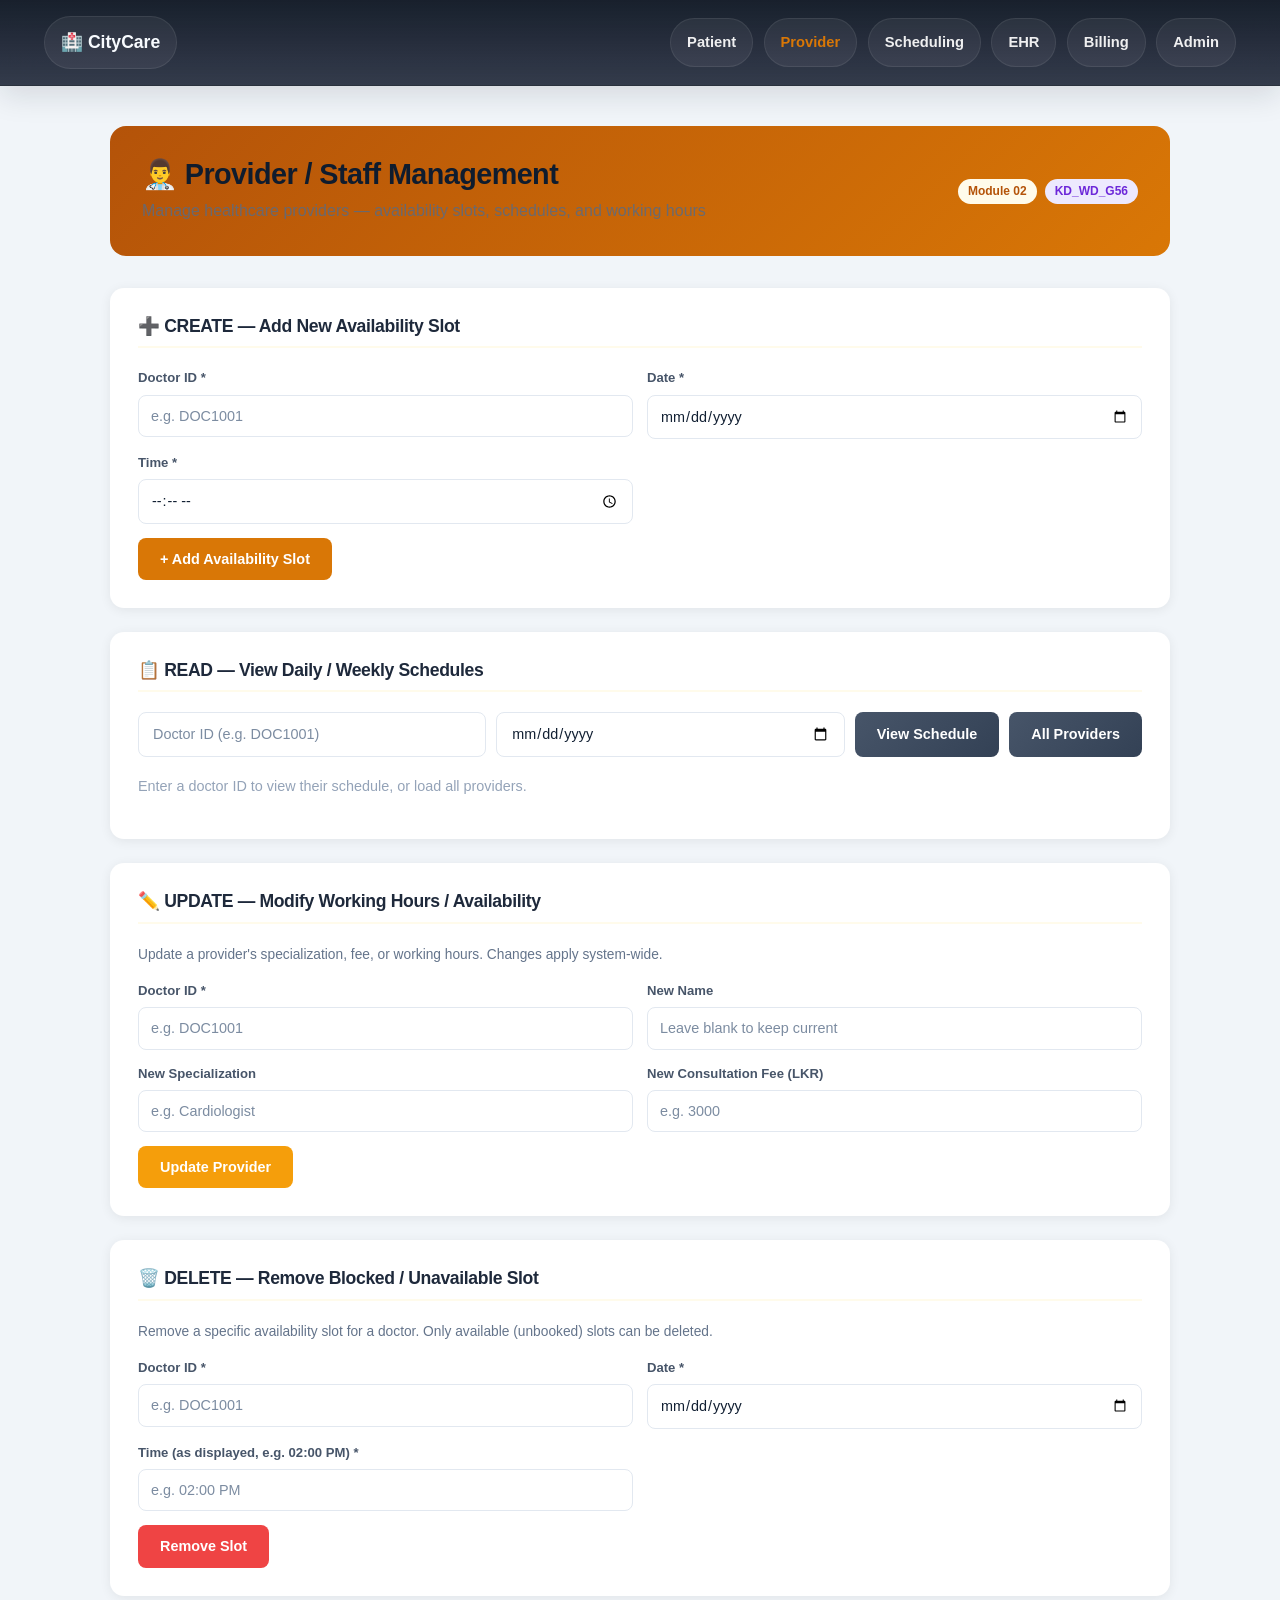
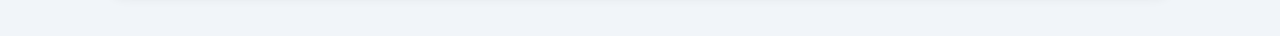
<file: src/main/resources/static/provider.html>
<!DOCTYPE html>
<html lang="en">
<head>
<meta charset="UTF-8">
<meta name="viewport" content="width=device-width, initial-scale=1.0">
<title>Provider / Staff Management | CityCare Hospital</title>
<link rel="stylesheet" href="style.css">
<style>
  body{background:#f1f5f9;font-family:'Inter',sans-serif;}
  .prov-container{max-width:1100px;margin:40px auto;padding:0 20px;}
  .page-header{background:linear-gradient(135deg,#b45309,#d97706);color:#fff;border-radius:16px;padding:32px;margin-bottom:32px;}
  .page-header h1{margin:0 0 8px;font-size:1.8rem;}
  .page-header p{margin:0;opacity:.85;}
  .card{background:#fff;border-radius:14px;padding:28px;margin-bottom:24px;box-shadow:0 2px 12px rgba(0,0,0,.07);}
  .card h2{font-size:1.1rem;font-weight:700;color:#1e293b;margin:0 0 20px;border-bottom:2px solid #fffbeb;padding-bottom:10px;}
  .form-row{display:grid;grid-template-columns:1fr 1fr;gap:14px;margin-bottom:14px;}
  .form-group{display:flex;flex-direction:column;gap:6px;}
  .form-group label{font-size:.82rem;font-weight:600;color:#475569;}
  .form-group input,.form-group select{border:1.5px solid #e2e8f0;border-radius:8px;padding:9px 12px;font-size:.9rem;outline:none;transition:border-color .2s;}
  .form-group input:focus,.form-group select:focus{border-color:#d97706;}
  .btn{padding:10px 22px;border:none;border-radius:8px;cursor:pointer;font-weight:600;font-size:.9rem;transition:all .2s;}
  .btn-primary{background:#d97706;color:#fff;}.btn-primary:hover{background:#b45309;}
  .btn-warning{background:#f59e0b;color:#fff;}.btn-warning:hover{background:#d97706;}
  .btn-danger{background:#ef4444;color:#fff;}.btn-danger:hover{background:#dc2626;}
  .btn-secondary{background:#64748b;color:#fff;}.btn-secondary:hover{background:#475569;}
  .msg{padding:10px 16px;border-radius:8px;margin-top:12px;font-size:.88rem;display:none;}
  .msg.success{background:#fffbeb;color:#92400e;border:1px solid #fde68a;display:block;}
  .msg.error{background:#fee2e2;color:#991b1b;border:1px solid #fecaca;display:block;}
  .provider-grid{display:grid;grid-template-columns:repeat(auto-fill,minmax(280px,1fr));gap:20px;margin-top:16px;}
  .provider-card{background:#fffbeb;border:1.5px solid #fde68a;border-radius:12px;padding:20px;transition:transform .2s;}
  .provider-card:hover{transform:translateY(-2px);box-shadow:0 4px 16px rgba(0,0,0,.1);}
  .provider-avatar{width:60px;height:60px;border-radius:50%;object-fit:cover;background:#fde68a;display:flex;align-items:center;justify-content:center;font-size:1.6rem;margin-bottom:12px;}
  .provider-name{font-weight:700;font-size:1rem;color:#1e293b;margin-bottom:4px;}
  .provider-spec{font-size:.84rem;color:#92400e;margin-bottom:4px;}
  .provider-fee{font-size:.84rem;color:#475569;}
  .provider-id{font-size:.74rem;color:#94a3b8;margin-top:6px;font-family:monospace;}
  .slot-table{width:100%;border-collapse:collapse;font-size:.86rem;}
  .slot-table th{background:#fffbeb;color:#b45309;font-weight:700;padding:10px 12px;text-align:left;}
  .slot-table td{padding:10px 12px;border-bottom:1px solid #f1f5f9;}
  .badge{display:inline-block;padding:2px 8px;border-radius:20px;font-size:.74rem;font-weight:700;}
  .badge-avail{background:#dcfce7;color:#166534;}
  .search-bar{display:flex;gap:10px;margin-bottom:18px;flex-wrap:wrap;}
  .search-bar input{flex:1;min-width:200px;border:1.5px solid #e2e8f0;border-radius:8px;padding:9px 14px;font-size:.9rem;outline:none;}
  .search-bar input:focus{border-color:#d97706;}
  .module-badge{background:#fffbeb;color:#b45309;font-size:.75rem;font-weight:700;padding:3px 10px;border-radius:20px;}
  .group-badge{background:#ede9fe;color:#6d28d9;font-size:.75rem;font-weight:700;padding:3px 10px;border-radius:20px;}
  @media(max-width:640px){.form-row{grid-template-columns:1fr;}}
</style>
</head>
<body>
<nav class="glass-nav">
  <div class="nav-container">
    <a class="nav-brand" href="index.html">🏥 CityCare</a>
    <div class="nav-links">
      <a href="patient.html">Patient</a>
      <a href="provider.html" style="color:#d97706;font-weight:700;">Provider</a>
      <a href="scheduling.html">Scheduling</a>
      <a href="ehr.html">EHR</a>
      <a href="billing.html">Billing</a>
      <a href="admin.html">Admin</a>
    </div>
  </div>
</nav>

<div class="prov-container">
  <div class="page-header">
    <div style="display:flex;align-items:center;gap:14px;flex-wrap:wrap;">
      <div>
        <h1>👨‍⚕️ Provider / Staff Management</h1>
        <p>Manage healthcare providers — availability slots, schedules, and working hours</p>
      </div>
      <div style="margin-left:auto;display:flex;gap:8px;flex-wrap:wrap;">
        <span class="module-badge">Module 02</span>
        <span class="group-badge">KD_WD_G56</span>
      </div>
    </div>
  </div>

  <!-- CREATE -->
  <div class="card">
    <h2>➕ CREATE — Add New Availability Slot</h2>
    <div class="form-row">
      <div class="form-group">
        <label>Doctor ID *</label>
        <input id="slot-docId" type="text" placeholder="e.g. DOC1001">
      </div>
      <div class="form-group">
        <label>Date *</label>
        <input id="slot-date" type="date">
      </div>
    </div>
    <div class="form-row">
      <div class="form-group">
        <label>Time *</label>
        <input id="slot-time" type="time">
      </div>
    </div>
    <button class="btn btn-primary" onclick="addSlot()">+ Add Availability Slot</button>
    <div id="create-msg" class="msg"></div>
  </div>

  <!-- READ -->
  <div class="card">
    <h2>📋 READ — View Daily / Weekly Schedules</h2>
    <div class="search-bar">
      <input id="search-docId" type="text" placeholder="Doctor ID (e.g. DOC1001)">
      <input id="search-date" type="date" placeholder="Filter by date">
      <button class="btn btn-secondary" onclick="loadSchedule()">View Schedule</button>
      <button class="btn btn-secondary" onclick="loadAllProviders()">All Providers</button>
    </div>
    <div id="schedule-container">
      <p style="color:#94a3b8;font-size:.9rem;">Enter a doctor ID to view their schedule, or load all providers.</p>
    </div>
  </div>

  <!-- UPDATE -->
  <div class="card">
    <h2>✏️ UPDATE — Modify Working Hours / Availability</h2>
    <p style="font-size:.86rem;color:#64748b;margin-bottom:16px;">Update a provider's specialization, fee, or working hours. Changes apply system-wide.</p>
    <div class="form-row">
      <div class="form-group">
        <label>Doctor ID *</label>
        <input id="upd-docId" type="text" placeholder="e.g. DOC1001">
      </div>
      <div class="form-group">
        <label>New Name</label>
        <input id="upd-name" type="text" placeholder="Leave blank to keep current">
      </div>
    </div>
    <div class="form-row">
      <div class="form-group">
        <label>New Specialization</label>
        <input id="upd-spec" type="text" placeholder="e.g. Cardiologist">
      </div>
      <div class="form-group">
        <label>New Consultation Fee (LKR)</label>
        <input id="upd-fee" type="number" min="0" placeholder="e.g. 3000">
      </div>
    </div>
    <button class="btn btn-warning" onclick="updateProvider()">Update Provider</button>
    <div id="update-msg" class="msg"></div>
  </div>

  <!-- DELETE -->
  <div class="card">
    <h2>🗑️ DELETE — Remove Blocked / Unavailable Slot</h2>
    <p style="font-size:.86rem;color:#64748b;margin-bottom:16px;">Remove a specific availability slot for a doctor. Only available (unbooked) slots can be deleted.</p>
    <div class="form-row">
      <div class="form-group">
        <label>Doctor ID *</label>
        <input id="del-docId" type="text" placeholder="e.g. DOC1001">
      </div>
      <div class="form-group">
        <label>Date *</label>
        <input id="del-date" type="date">
      </div>
    </div>
    <div class="form-row">
      <div class="form-group">
        <label>Time (as displayed, e.g. 02:00 PM) *</label>
        <input id="del-time" type="text" placeholder="e.g. 02:00 PM">
      </div>
    </div>
    <button class="btn btn-danger" onclick="deleteSlot()">Remove Slot</button>
    <div id="delete-msg" class="msg"></div>
  </div>
</div>

<script>
function showMsg(id, text, ok) {
  const el = document.getElementById(id);
  el.textContent = text;
  el.className = 'msg ' + (ok ? 'success' : 'error');
}
function fmt(t) {
  if (!t) return '';
  const [h, m] = t.split(':');
  const hr = parseInt(h);
  return `${hr > 12 ? hr - 12 : hr || 12}:${m} ${hr >= 12 ? 'PM' : 'AM'}`;
}
async function addSlot() {
  const docId = document.getElementById('slot-docId').value.trim();
  const date  = document.getElementById('slot-date').value;
  const time  = fmt(document.getElementById('slot-time').value);
  if (!docId || !date || !time) { showMsg('create-msg','All fields are required.', false); return; }
  const r = await fetch('/api/slots/add', { method:'POST', headers:{'Content-Type':'application/json'}, body:JSON.stringify({docId, date, time}) });
  const d = await r.json();
  showMsg('create-msg', d.message||(d.success?`Slot added: ${docId} on ${date} at ${time}`:'Failed.'), d.success === true);
}
async function loadSchedule() {
  const docId = document.getElementById('search-docId').value.trim();
  if (!docId) { document.getElementById('schedule-container').innerHTML='<p style="color:red;font-size:.9rem;">Enter a Doctor ID.</p>'; return; }
  const r = await fetch(`/api/slots/doctor/${docId}`);
  const d = await r.json();
  const slots = Array.isArray(d) ? d : (d.slots||[]);
  const fd = document.getElementById('search-date').value;
  renderSlots(fd ? slots.filter(s=>(s.date || '').includes(fd)) : slots);
}
async function loadAllProviders() {
  const r = await fetch('/api/providers/all');
  const d = await r.json();
  const c = document.getElementById('schedule-container');
  const providers = Array.isArray(d) ? d : [];
  if (!providers.length) { c.innerHTML='<p style="color:#94a3b8;font-size:.9rem;">No providers found.</p>'; return; }
  c.innerHTML = `<div class="provider-grid">${providers.map(p=>`
    <div class="provider-card">
      ${p.photo ? `<img class="provider-avatar" src="${p.photo}" alt="${p.name}" style="width:60px;height:60px;border-radius:50%;object-fit:cover;">` : `<div class="provider-avatar">👨‍⚕️</div>`}
      <div class="provider-name">${p.name||p.id}</div>
      <div class="provider-spec">${p.specialization||'-'}</div>
      <div class="provider-fee">Fee: LKR ${p.fee||'-'}</div>
      <div class="provider-id">${p.id||'-'}</div>
    </div>`).join('')}</div>`;
}
function renderSlots(slots) {
  const c = document.getElementById('schedule-container');
  if (!slots.length) { c.innerHTML='<p style="color:#94a3b8;font-size:.9rem;">No slots found.</p>'; return; }
  c.innerHTML=`<table class="slot-table">
    <thead><tr><th>Doctor ID</th><th>Date</th><th>Time</th><th>Status</th></tr></thead>
    <tbody>${slots.map(s=>`<tr>
      <td><b>${s.doctorId || '-'}</b></td><td>${s.date || '-'}</td><td>${s.time || '-'}</td>
      <td><span class="badge badge-avail">${s.status || 'AVAILABLE'}</span></td>
    </tr>`).join('')}</tbody>
  </table>`;
}
async function updateProvider() {
  const id = document.getElementById('upd-docId').value.trim();
  if (!id) { showMsg('update-msg','Doctor ID is required.', false); return; }
  const body = {};
  const name = document.getElementById('upd-name').value.trim();
  const spec = document.getElementById('upd-spec').value.trim();
  const fee  = document.getElementById('upd-fee').value.trim();
  if (name) body.name = name;
  if (spec) body.specialization = spec;
  if (fee)  body.fee = fee;
  const r = await fetch(`/api/providers/update/${id}`, { method:'PUT', headers:{'Content-Type':'application/json'}, body:JSON.stringify(body) });
  const d = await r.json();
  showMsg('update-msg', d.message||(d.success?'Provider updated.':'Update failed.'), d.success === true);
}
async function deleteSlot() {
  const docId = document.getElementById('del-docId').value.trim();
  const date  = document.getElementById('del-date').value;
  const time  = document.getElementById('del-time').value.trim();
  if (!docId || !date || !time) { showMsg('delete-msg','All fields are required.', false); return; }
  if (!confirm(`Remove slot for ${docId} on ${date} at ${time}?`)) return;
  const r = await fetch('/api/slots/delete', { method:'DELETE', headers:{'Content-Type':'application/json'}, body:JSON.stringify({docId, date, time}) });
  const d = await r.json();
  showMsg('delete-msg', d.message||(d.success?'Slot removed.':'Failed.'), d.success === true);
}
</script>
</body>
</html>
</file>
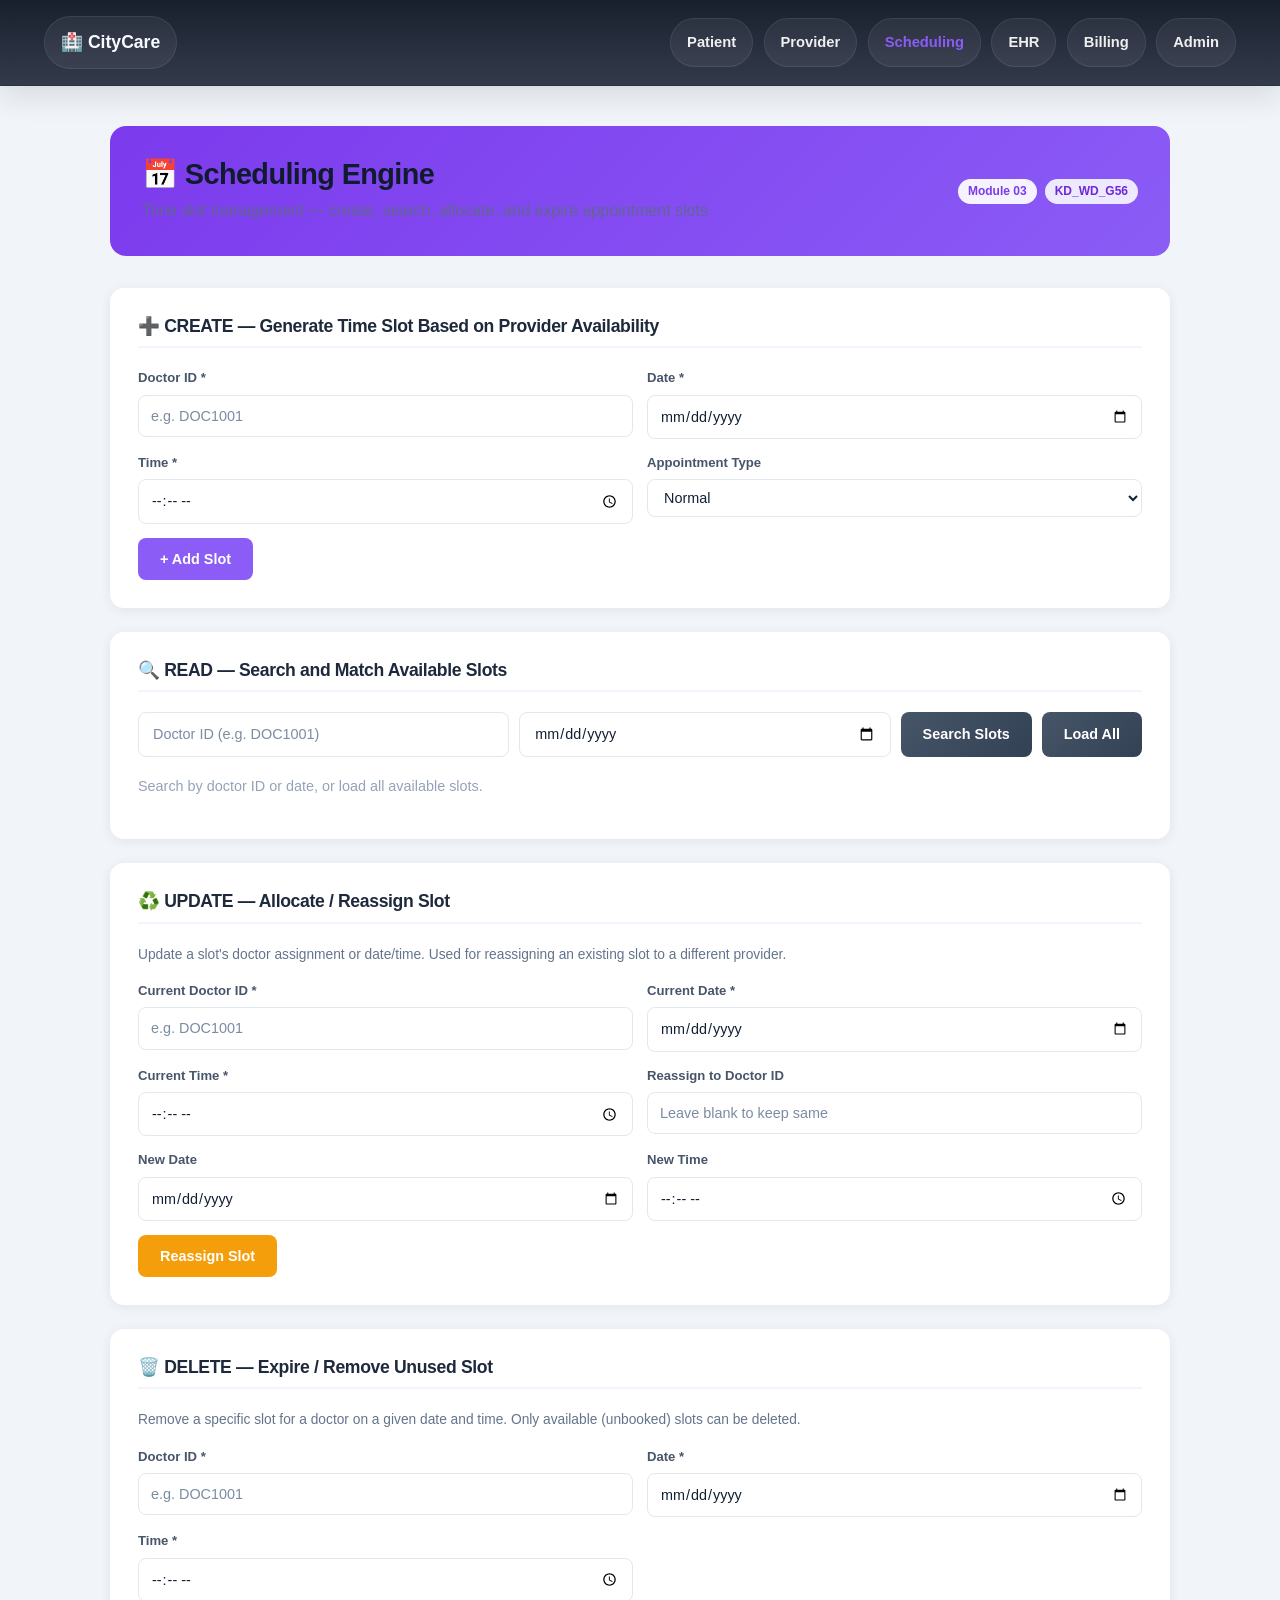
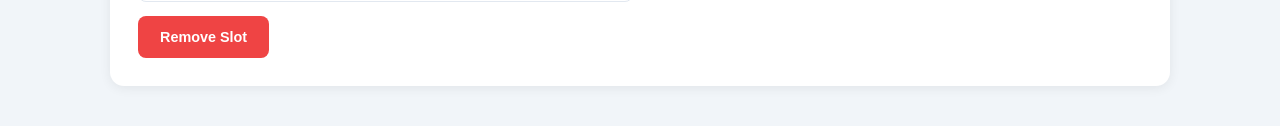
<file: src/main/resources/static/scheduling.html>
<!DOCTYPE html>
<html lang="en">
<head>
<meta charset="UTF-8">
<meta name="viewport" content="width=device-width, initial-scale=1.0">
<title>Scheduling Engine | CityCare Hospital</title>
<link rel="stylesheet" href="style.css">
<style>
  body{background:#f1f5f9;font-family:'Inter',sans-serif;}
  .sched-container{max-width:1100px;margin:40px auto;padding:0 20px;}
  .page-header{background:linear-gradient(135deg,#7c3aed,#8b5cf6);color:#fff;border-radius:16px;padding:32px;margin-bottom:32px;}
  .page-header h1{margin:0 0 8px;font-size:1.8rem;}
  .page-header p{margin:0;opacity:.85;}
  .card{background:#fff;border-radius:14px;padding:28px;margin-bottom:24px;box-shadow:0 2px 12px rgba(0,0,0,.07);}
  .card h2{font-size:1.1rem;font-weight:700;color:#1e293b;margin:0 0 20px;border-bottom:2px solid #f5f3ff;padding-bottom:10px;}
  .form-row{display:grid;grid-template-columns:1fr 1fr;gap:14px;margin-bottom:14px;}
  .form-group{display:flex;flex-direction:column;gap:6px;}
  .form-group label{font-size:.82rem;font-weight:600;color:#475569;}
  .form-group input,.form-group select{border:1.5px solid #e2e8f0;border-radius:8px;padding:9px 12px;font-size:.9rem;outline:none;transition:border-color .2s;}
  .form-group input:focus,.form-group select:focus{border-color:#8b5cf6;}
  .btn{padding:10px 22px;border:none;border-radius:8px;cursor:pointer;font-weight:600;font-size:.9rem;transition:all .2s;}
  .btn-primary{background:#8b5cf6;color:#fff;}.btn-primary:hover{background:#7c3aed;}
  .btn-warning{background:#f59e0b;color:#fff;}.btn-warning:hover{background:#d97706;}
  .btn-danger{background:#ef4444;color:#fff;}.btn-danger:hover{background:#dc2626;}
  .btn-secondary{background:#64748b;color:#fff;}.btn-secondary:hover{background:#475569;}
  .msg{padding:10px 16px;border-radius:8px;margin-top:12px;font-size:.88rem;display:none;}
  .msg.success{background:#f5f3ff;color:#5b21b6;border:1px solid #ddd6fe;display:block;}
  .msg.error{background:#fee2e2;color:#991b1b;border:1px solid #fecaca;display:block;}
  .slot-table{width:100%;border-collapse:collapse;font-size:.86rem;}
  .slot-table th{background:#f5f3ff;color:#7c3aed;font-weight:700;padding:10px 12px;text-align:left;}
  .slot-table td{padding:10px 12px;border-bottom:1px solid #f1f5f9;}
  .slot-table tr:hover td{background:#f8fafc;}
  .badge{display:inline-block;padding:2px 8px;border-radius:20px;font-size:.74rem;font-weight:700;}
  .badge-available{background:#dcfce7;color:#166534;}
  .badge-booked{background:#dbeafe;color:#1e40af;}
  .badge-expired{background:#f1f5f9;color:#64748b;}
  .search-bar{display:flex;gap:10px;margin-bottom:18px;flex-wrap:wrap;}
  .search-bar input,.search-bar select{flex:1;min-width:160px;border:1.5px solid #e2e8f0;border-radius:8px;padding:9px 14px;font-size:.9rem;outline:none;}
  .search-bar input:focus,.search-bar select:focus{border-color:#8b5cf6;}
  .module-badge{background:#f5f3ff;color:#7c3aed;font-size:.75rem;font-weight:700;padding:3px 10px;border-radius:20px;}
  .group-badge{background:#ede9fe;color:#6d28d9;font-size:.75rem;font-weight:700;padding:3px 10px;border-radius:20px;}
  @media(max-width:640px){.form-row{grid-template-columns:1fr;}}
</style>
</head>
<body>
<nav class="glass-nav">
  <div class="nav-container">
    <a class="nav-brand" href="index.html">🏥 CityCare</a>
    <div class="nav-links">
      <a href="patient.html">Patient</a>
      <a href="provider.html">Provider</a>
      <a href="scheduling.html" style="color:#8b5cf6;font-weight:700;">Scheduling</a>
      <a href="ehr.html">EHR</a>
      <a href="billing.html">Billing</a>
      <a href="admin.html">Admin</a>
    </div>
  </div>
</nav>

<div class="sched-container">
  <div class="page-header">
    <div style="display:flex;align-items:center;gap:14px;flex-wrap:wrap;">
      <div>
        <h1>📅 Scheduling Engine</h1>
        <p>Time slot management — create, search, allocate, and expire appointment slots</p>
      </div>
      <div style="margin-left:auto;display:flex;gap:8px;flex-wrap:wrap;">
        <span class="module-badge">Module 03</span>
        <span class="group-badge">KD_WD_G56</span>
      </div>
    </div>
  </div>

  <!-- CREATE -->
  <div class="card">
    <h2>➕ CREATE — Generate Time Slot Based on Provider Availability</h2>
    <div class="form-row">
      <div class="form-group">
        <label>Doctor ID *</label>
        <input id="slot-docId" type="text" placeholder="e.g. DOC1001" oninput="loadDoctorName(this.value)">
      </div>
      <div class="form-group">
        <label>Date *</label>
        <input id="slot-date" type="date">
      </div>
    </div>
    <div class="form-row">
      <div class="form-group">
        <label>Time *</label>
        <input id="slot-time" type="time">
      </div>
      <div class="form-group">
        <label>Appointment Type</label>
        <select id="slot-type">
          <option value="NORMAL">Normal</option>
          <option value="EMERGENCY">Emergency</option>
        </select>
      </div>
    </div>
    <button class="btn btn-primary" onclick="createSlot()">+ Add Slot</button>
    <div id="create-msg" class="msg"></div>
  </div>

  <!-- READ -->
  <div class="card">
    <h2>🔍 READ — Search and Match Available Slots</h2>
    <div class="search-bar">
      <input id="search-docId" type="text" placeholder="Doctor ID (e.g. DOC1001)">
      <input id="search-date"  type="date">
      <button class="btn btn-secondary" onclick="searchSlots()">Search Slots</button>
      <button class="btn btn-secondary" onclick="loadAllSlots()">Load All</button>
    </div>
    <div id="slots-container">
      <p style="color:#94a3b8;font-size:.9rem;">Search by doctor ID or date, or load all available slots.</p>
    </div>
  </div>

  <!-- UPDATE -->
  <div class="card">
    <h2>♻️ UPDATE — Allocate / Reassign Slot</h2>
    <p style="font-size:.86rem;color:#64748b;margin-bottom:16px;">Update a slot's doctor assignment or date/time. Used for reassigning an existing slot to a different provider.</p>
    <div class="form-row">
      <div class="form-group">
        <label>Current Doctor ID *</label>
        <input id="upd-oldDocId" type="text" placeholder="e.g. DOC1001">
      </div>
      <div class="form-group">
        <label>Current Date *</label>
        <input id="upd-oldDate" type="date">
      </div>
    </div>
    <div class="form-row">
      <div class="form-group">
        <label>Current Time *</label>
        <input id="upd-oldTime" type="time">
      </div>
      <div class="form-group">
        <label>Reassign to Doctor ID</label>
        <input id="upd-newDocId" type="text" placeholder="Leave blank to keep same">
      </div>
    </div>
    <div class="form-row">
      <div class="form-group">
        <label>New Date</label>
        <input id="upd-newDate" type="date">
      </div>
      <div class="form-group">
        <label>New Time</label>
        <input id="upd-newTime" type="time">
      </div>
    </div>
    <button class="btn btn-warning" onclick="updateSlot()">Reassign Slot</button>
    <div id="update-msg" class="msg"></div>
  </div>

  <!-- DELETE -->
  <div class="card">
    <h2>🗑️ DELETE — Expire / Remove Unused Slot</h2>
    <p style="font-size:.86rem;color:#64748b;margin-bottom:16px;">Remove a specific slot for a doctor on a given date and time. Only available (unbooked) slots can be deleted.</p>
    <div class="form-row">
      <div class="form-group">
        <label>Doctor ID *</label>
        <input id="del-docId" type="text" placeholder="e.g. DOC1001">
      </div>
      <div class="form-group">
        <label>Date *</label>
        <input id="del-date" type="date">
      </div>
    </div>
    <div class="form-row">
      <div class="form-group">
        <label>Time *</label>
        <input id="del-time" type="time">
      </div>
    </div>
    <button class="btn btn-danger" onclick="deleteSlot()">Remove Slot</button>
    <div id="delete-msg" class="msg"></div>
  </div>
</div>

<script>
function showMsg(id, text, ok) {
  const el = document.getElementById(id);
  el.textContent = text;
  el.className = 'msg ' + (ok ? 'success' : 'error');
}
function fmt(t) {
  if (!t) return '';
  const [h, m] = t.split(':');
  const hr = parseInt(h);
  return `${hr > 12 ? hr - 12 : hr || 12}:${m} ${hr >= 12 ? 'PM' : 'AM'}`;
}

async function createSlot() {
  const docId = document.getElementById('slot-docId').value.trim();
  const date  = document.getElementById('slot-date').value;
  const time  = fmt(document.getElementById('slot-time').value);
  if (!docId || !date || !time) { showMsg('create-msg','All fields are required.',false); return; }
  const r = await fetch('/api/slots/add', { method:'POST', headers:{'Content-Type':'application/json'}, body:JSON.stringify({docId, date, time}) });
  const d = await r.json();
  showMsg('create-msg', d.message || (d.success ? `Slot added for ${docId} on ${date} at ${time}.` : 'Failed to add slot.'), d.success === true);
}

async function searchSlots() {
  const docId = document.getElementById('search-docId').value.trim();
  if (!docId) { document.getElementById('slots-container').innerHTML='<p style="color:red;font-size:.9rem;">Enter a Doctor ID.</p>'; return; }
  const r = await fetch(`/api/slots/doctor/${docId}`);
  const d = await r.json();
  const slots = Array.isArray(d) ? d : (d.slots || []);
  const filterDate = document.getElementById('search-date').value;
  renderSlots(filterDate ? slots.filter(s=>(typeof s==='string'?s:s.date||'').includes(filterDate)) : slots);
}

async function loadAllSlots() {
  const r = await fetch('/api/slots/all');
  const d = await r.json();
  renderSlots(Array.isArray(d) ? d : (d.slots||[]));
}

function renderSlots(slots) {
  const c = document.getElementById('slots-container');
  if (!slots.length) { c.innerHTML='<p style="color:#94a3b8;font-size:.9rem;">No slots found.</p>'; return; }
  c.innerHTML=`<table class="slot-table">
    <thead><tr><th>Doctor ID</th><th>Date</th><th>Time</th><th>Status</th></tr></thead>
    <tbody>${slots.map(s=>`<tr>
      <td><b>${s.doctorId||'-'}</b></td><td>${s.date||'-'}</td><td>${s.time||'-'}</td>
      <td><span class="badge badge-available">${s.status||'AVAILABLE'}</span></td>
    </tr>`).join('')}</tbody>
  </table>`;
}

async function updateSlot() {
  const body = {
    docId: document.getElementById('upd-oldDocId').value.trim(),
    date:  document.getElementById('upd-oldDate').value,
    time:  fmt(document.getElementById('upd-oldTime').value)
  };
  if (!body.docId || !body.date || !body.time) { showMsg('update-msg','Doctor ID, date and time are required.',false); return; }
  const newDoc  = document.getElementById('upd-newDocId').value.trim();
  const newDate = document.getElementById('upd-newDate').value;
  const newTime = fmt(document.getElementById('upd-newTime').value);
  if (newDoc)  body.newDocId = newDoc;
  if (newDate) body.newDate  = newDate;
  if (newTime) body.newTime  = newTime;
  // Delete old then add new
  await fetch('/api/slots/delete', { method:'DELETE', headers:{'Content-Type':'application/json'}, body:JSON.stringify({docId:body.docId,date:body.date,time:body.time}) });
  const addBody = { docId: newDoc||body.docId, date: newDate||body.date, time: newTime||body.time };
  const r = await fetch('/api/slots/add', { method:'POST', headers:{'Content-Type':'application/json'}, body:JSON.stringify(addBody) });
  const d = await r.json();
  showMsg('update-msg', d.message||(d.success?'Slot reassigned successfully.':'Failed to reassign.'), d.success === true);
}

async function deleteSlot() {
  const docId = document.getElementById('del-docId').value.trim();
  const date  = document.getElementById('del-date').value;
  const time  = fmt(document.getElementById('del-time').value);
  if (!docId || !date || !time) { showMsg('delete-msg','All fields are required.',false); return; }
  if (!confirm(`Delete slot for ${docId} on ${date} at ${time}?`)) return;
  const r = await fetch('/api/slots/delete', { method:'DELETE', headers:{'Content-Type':'application/json'}, body:JSON.stringify({docId,date,time}) });
  const d = await r.json();
  showMsg('delete-msg', d.message||(d.success?'Slot removed.':'Failed.'), d.success === true);
}
</script>
</body>
</html>
</file>
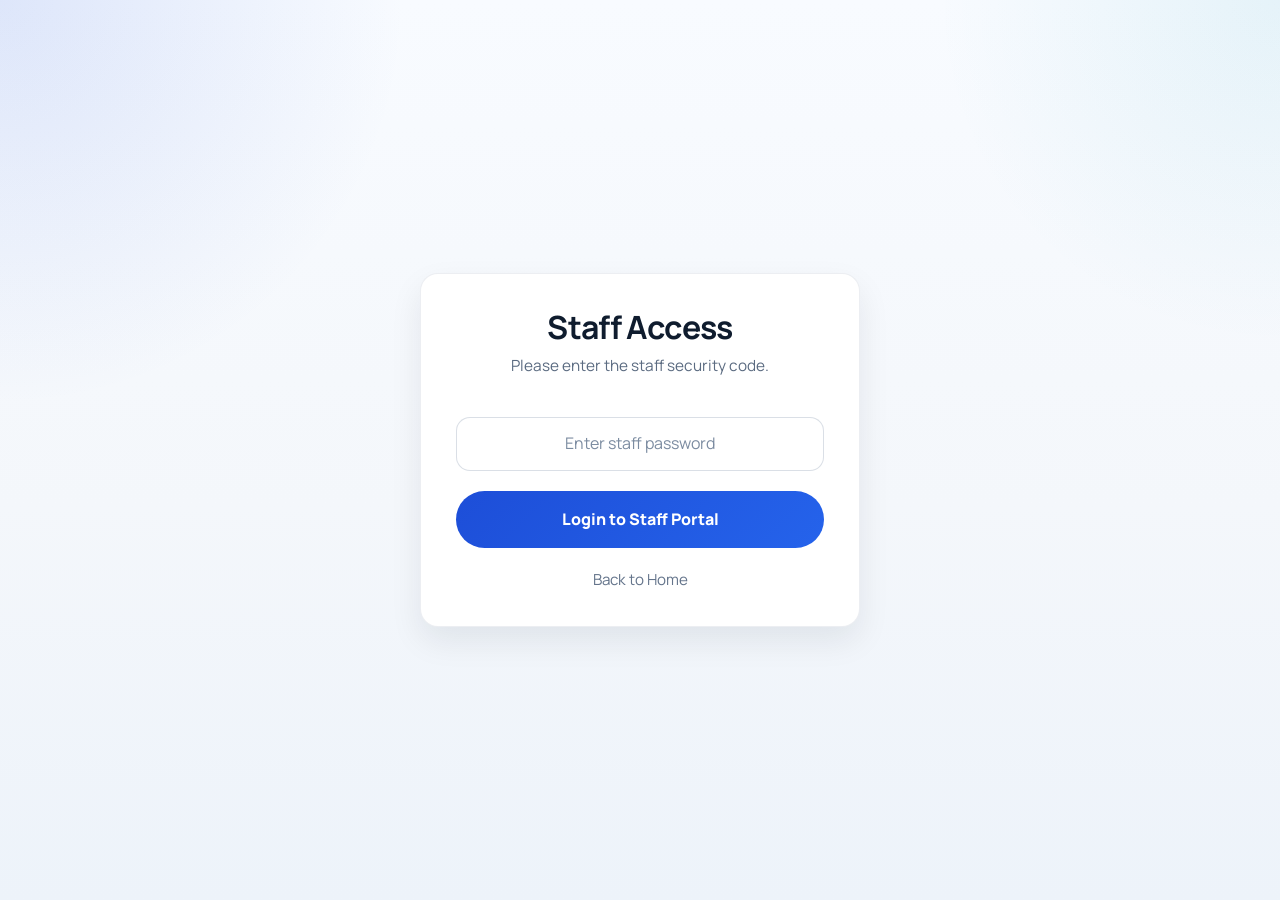
<file: src/main/resources/static/staff-login.html>
<!DOCTYPE html>
<html lang="en">
<head>
    <meta charset="UTF-8">
    <meta name="viewport" content="width=device-width, initial-scale=1.0">
    <title>Staff Login - CityCare</title>
    <link rel="stylesheet" href="style.css">
    <style>
        .login-shell { min-height: 100vh; display:flex; align-items:center; justify-content:center; padding:1.5rem; }
        .login-card { width:min(440px, 100%); padding:2.2rem; text-align:center; }
        .login-card h2 { margin-top:0; margin-bottom:.5rem; font-size:2rem; }
        .login-card p { margin:0 0 1.2rem; font-size:.96rem; }
        .login-card .btn { width:100%; padding:1rem; }
    </style>
</head>
<body>

<div class="login-shell">
    <div class="info-box login-card">
        <h2>Staff Access</h2>
        <p>Please enter the staff security code.</p>
        <input type="password" id="staffPass" placeholder="Enter staff password" style="margin:20px 0; text-align:center;">
        <button class="btn" onclick="checkStaff()">Login to Staff Portal</button>
        <a href="index.html" style="display:block; margin-top:20px; color:#64748b; text-decoration:none; font-size:0.95rem;">Back to Home</a>
    </div>
</div>

<script>
    function checkStaff() {
        const pass = document.getElementById('staffPass').value;
        if(pass === "staff123") {
            sessionStorage.setItem('isStaff', 'true');
            window.location.href = "staff.html";
        } else {
            alert("Incorrect staff password.");
        }
    }
</script>
</body>
</html>
</file>
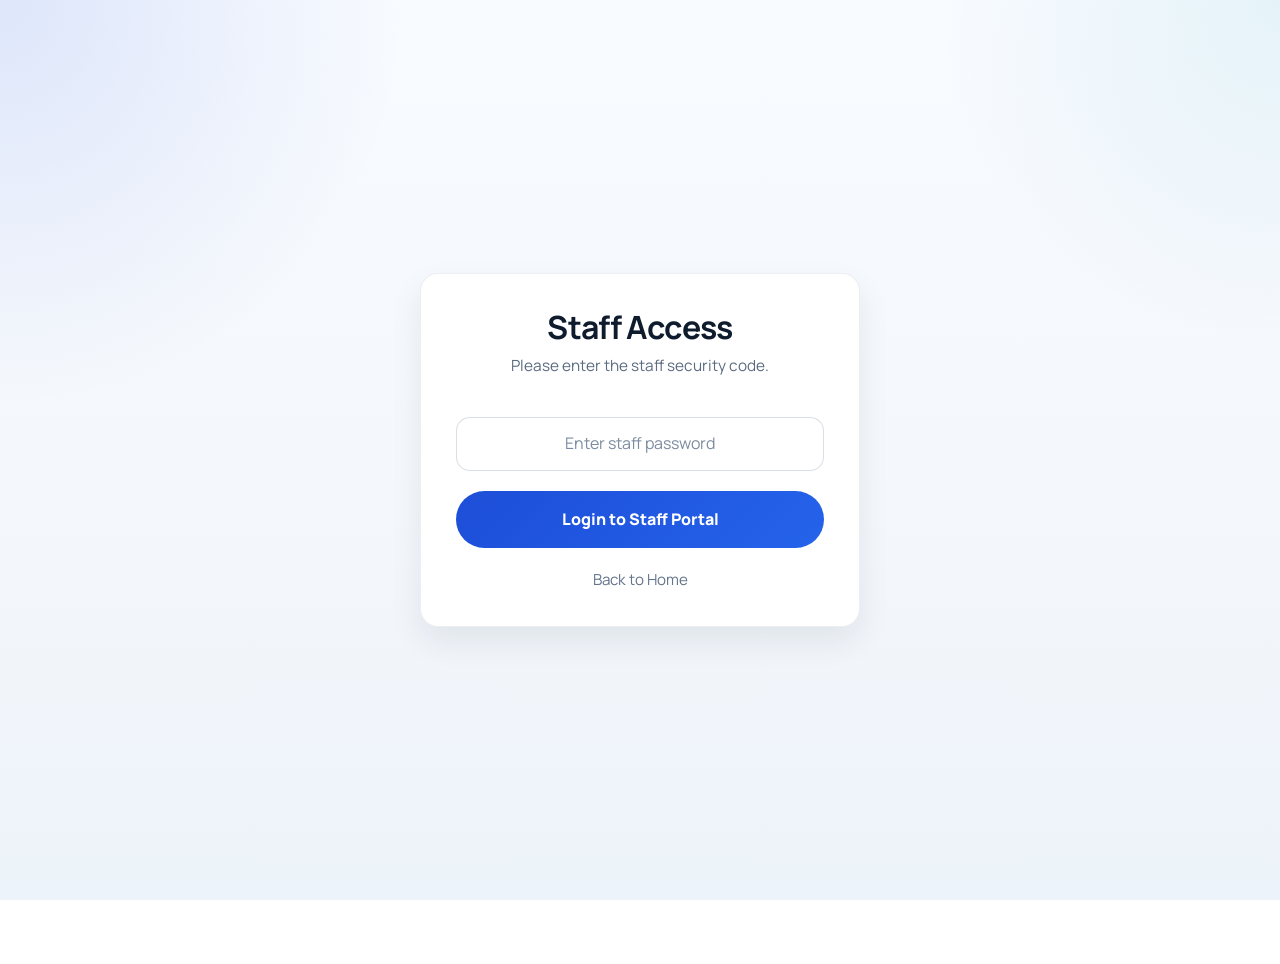
<file: src/main/resources/static/staff.html>
<!DOCTYPE html>
<html lang="en">
<head>
    <meta charset="UTF-8">
    <meta name="viewport" content="width=device-width, initial-scale=1.0">
    <title>Staff Dashboard - CityCare</title>
    <link rel="stylesheet" href="style.css">
    <style>
        body { font-family: 'Segoe UI', sans-serif; background: #f1f5f9; margin: 0; }
        .nav { display: flex; justify-content: space-between; align-items: center; padding: 1rem 3rem; background: #0f172a; color: white; }
        .container { max-width: 1100px; margin: 30px auto; padding: 0 20px; }
        .info-box { background: white; padding: 25px; border-radius: 12px; margin-bottom: 25px; box-shadow: 0 2px 10px rgba(0,0,0,0.05); }

        /* Doctor Card Styles */
        .doc-card { border: 1px solid #e2e8f0; padding: 20px; border-radius: 12px; margin-bottom: 20px; background: white; }
        .doc-info { display: flex; gap: 15px; align-items: center; margin-bottom: 15px; }
        .doc-img { width: 60px; height: 60px; border-radius: 50%; object-fit: cover; border: 2px solid #3b82f6; }
        .doc-header { display: flex; justify-content: space-between; gap: 12px; align-items: flex-start; }
        .delete-doctor-btn { background:#ef4444; color:#fff; border:none; padding:8px 12px; border-radius:8px; cursor:pointer; font-weight:800; }
        .delete-doctor-btn:hover { background:#b91c1c; }

        /* Slot Input Styles */
        .slot-section { background: #f8fafc; padding: 15px; border-radius: 10px; border: 1px solid #e2e8f0; }
        .slot-input-group { display: flex; gap: 10px; margin-top: 10px; }
        .slot-input-group input { padding: 8px; border: 1px solid #ddd; border-radius: 6px; flex: 1; }

        /* Slot Badge/Button Styles */
        .slot-display { display: grid; gap: 10px; margin-top: 15px; }
        .slot-badge {
            display: grid; grid-template-columns: 1fr auto auto auto auto; gap: 8px; align-items: center; background: #eff6ff;
            border: 1px solid #3b82f6; color: #3b82f6; padding: 5px 12px;
            border-radius: 8px; font-size: 0.85rem; font-weight: bold;
        }
        .slot-badge input {
            border: 1px solid #bfdbfe; border-radius: 6px; padding: 6px; min-width: 118px;
        }
        .slot-update-btn {
            background:#f59e0b; color:#fff; border:none; padding:7px 12px;
            border-radius:8px; cursor:pointer; font-weight:800;
        }
        .slot-update-btn:hover { background:#d97706; }
        .del-btn {
            background: none; border: none; color: #ef4444; font-size: 1.2rem;
            cursor: pointer; margin-left: 8px; line-height: 1;
        }
        .del-btn:hover { color: #b91c1c; }

        /* Table Styles */
        table { width: 100%; border-collapse: collapse; }
        th { text-align: left; padding: 12px; border-bottom: 2px solid #eee; color: #64748b; }
        td { padding: 12px; border-bottom: 1px solid #eee; }
        .btn-sm { padding: 6px 12px; border-radius: 6px; cursor: pointer; border: none; background: #3b82f6; color: white; }
    </style>
</head>
<body>

<div class="nav">
    <div style="font-weight:bold; font-size:1.3rem;">🏥 CityCare Staff</div>
    <button class="btn-sm" style="background:#ef4444;" onclick="staffLogout()">Logout</button>
</div>

<div class="container">

    <div class="info-box">
        <h3 style="margin-top:0;">📅 Today's Appointments</h3>
        <div id="staffAList">Loading Appointments...</div>
    </div>

    <div class="info-box">
        <h3 style="margin-top:0;">🩺 Doctor Availability & Slots</h3>
        <div id="staffDList">Loading Doctors...</div>
    </div>

</div>

<script>
    // 🔒 Security: Check if Staff is logged in
    window.onload = function() {
        if(sessionStorage.getItem('isStaff') !== 'true') {
            window.location.href = "staff-login.html";
        } else {
            loadAllData();
        }
    };

    function staffLogout() {
        sessionStorage.clear();
        window.location.href = "index.html";
    }

    async function loadAllData() {
        await loadAppointments();
        await loadDoctors();
    }

    // --- 🩺 DOCTORS & SLOTS LOGIC ---

    async function loadDoctors() {
        try {
            const res = await fetch('/api/providers/all');
            const docs = await res.json();
            const list = document.getElementById('staffDList');

            list.innerHTML = docs.map(d => `
                <div class="doc-card">
                    <div class="doc-header">
                        <div class="doc-info">
                            <img src="${d.photo}" class="doc-img">
                            <div>
                                <b style="font-size:1.1rem;">Dr. ${d.name}</b><br>
                                <span style="color:#3b82f6; font-size:0.9rem;">${d.specialization}</span>
                            </div>
                        </div>
                        <button class="delete-doctor-btn" onclick="deleteDoctor('${d.id}', '${d.name}')">Delete Doctor</button>
                    </div>

                    <div class="slot-section">
                        <small style="font-weight:bold; color:#64748b;">ADD NEW SLOT:</small>
                        <div class="slot-input-group">
                            <input type="date" id="date-${d.id}">
                            <input type="time" id="time-${d.id}">
                            <button class="btn-sm" style="background:#10b981;" onclick="addSlot('${d.id}')">Add</button>
                        </div>

                        <small style="display:block; font-weight:bold; color:#64748b; margin-top:16px;">CURRENT SLOTS - CHANGE DATE/TIME THEN CLICK UPDATE SLOT:</small>
                        <div class="slot-display" id="slots-display-${d.id}">
                            <small style="color:#94a3b8;">Loading slots...</small>
                        </div>
                    </div>
                </div>
            `).join('');

            // Load existing slots for each doctor
            docs.forEach(d => loadSlots(d.id));

        } catch(e) { console.error("Error loading doctors", e); }
    }

    async function addSlot(docId) {
        const date = document.getElementById(`date-${docId}`).value;
        const time = document.getElementById(`time-${docId}`).value;

        if(!date || !time) return alert("කරුණාකර දිනය සහ වේලාව තෝරන්න!");

        const formattedTime = new Date(`2000-01-01T${time}`).toLocaleTimeString([], { hour: '2-digit', minute: '2-digit' });

        const res = await fetch('/api/slots/add', {
            method: 'POST',
            headers: {'Content-Type': 'application/json'},
            body: JSON.stringify({ doctorId: docId, date: date, time: formattedTime })
        });

        if(res.ok) {
            loadSlots(docId); // Refresh only the slot buttons
            document.getElementById(`date-${docId}`).value = "";
            document.getElementById(`time-${docId}`).value = "";
        }
    }

    async function deleteDoctor(docId, docName) {
        if (!confirm(`Delete Dr. ${docName}? This removes the doctor from the staff/provider list.`)) return;

        const res = await fetch(`/api/providers/delete/${encodeURIComponent(docId)}`, { method: 'DELETE' });
        const data = await res.json();
        alert(data.message || (data.success ? "Doctor deleted." : "Doctor delete failed."));
        if (data.success) {
            loadDoctors();
        }
    }

    async function loadSlots(docId) {
        try {
            const res = await fetch(`/api/slots/doctor/${docId}`);
            const slots = await res.json();
            const display = document.getElementById(`slots-display-${docId}`);

            if(slots.length === 0) {
                display.innerHTML = "<small style='color:#94a3b8;'>No slots added yet.</small>";
                return;
            }

            display.innerHTML = slots.map((s, idx) => `
                <div class="slot-badge">
                    <span>${s.date} | ${s.time}</span>
                    <input type="date" id="edit-date-${docId}-${idx}" value="${s.date}">
                    <input type="time" id="edit-time-${docId}-${idx}" value="${toTimeInput(s.time)}">
                    <button class="slot-update-btn" onclick="updateSlot('${docId}', '${s.date}', '${s.time}', ${idx})">Update Slot</button>
                    <button class="del-btn" onclick="deleteSlot('${docId}', '${s.date}', '${s.time}')">&times;</button>
                </div>
            `).join('');
        } catch(e) { console.error("Error loading slots"); }
    }

    function toTimeInput(value) {
        if (!value) return "";
        const match = value.trim().match(/^(\d{1,2}):(\d{2})\s*(AM|PM)$/i);
        if (!match) return value;
        let hour = parseInt(match[1], 10);
        const minute = match[2];
        const meridiem = match[3].toUpperCase();
        if (meridiem === "PM" && hour < 12) hour += 12;
        if (meridiem === "AM" && hour === 12) hour = 0;
        return `${String(hour).padStart(2, "0")}:${minute}`;
    }

    function formatTime(value) {
        if (!value) return "";
        const [h, m] = value.split(":");
        const hour = parseInt(h, 10);
        const displayHour = hour > 12 ? hour - 12 : hour || 12;
        return `${String(displayHour).padStart(2, "0")}:${m} ${hour >= 12 ? "PM" : "AM"}`;
    }
    async function updateSlot(docId, date, time, idx) {
        const newDate = document.getElementById(`edit-date-${docId}-${idx}`).value;
        const newTime = formatTime(document.getElementById(`edit-time-${docId}-${idx}`).value);
        if (!newDate || !newTime) return alert("Please select the updated date and time.");

        const res = await fetch('/api/slots/update', {
            method: 'PUT',
            headers: {'Content-Type': 'application/json'},
            body: JSON.stringify({ doctorId: docId, date, time, newDate, newTime })
        });
        const data = await res.json();
        alert(data.message || (data.success ? "Slot updated." : "Slot update failed."));
        if (data.success) loadSlots(docId);
    }

    async function deleteSlot(docId, date, time) {
        if(!confirm("මෙම Slot එක ඉවත් කිරීමට අවශ්‍යද?")) return;

        const params = new URLSearchParams({ docId, date, time });
        const res = await fetch(`/api/slots/delete?${params.toString()}`, {
            method: 'DELETE'
        });

        if(res.ok) {
            loadSlots(docId);
        }
    }

    // --- 📅 APPOINTMENTS LOGIC ---

    async function loadAppointments() {
        try {
            const res = await fetch('/api/scheduling/all');
            const appts = await res.json();
            const aList = document.getElementById('staffAList');

            if(appts.length === 0) {
                aList.innerHTML = "<p>No appointments found.</p>";
                return;
            }

            aList.innerHTML = `
                <table>
                    <tr><th>ID</th><th>Patient</th><th>Slot Date</th><th>Slot Time</th><th>Doctor</th><th>Status</th><th>Action</th></tr>
                    ${appts.reverse().map(a => `
                    <tr>
                        <td>#${a.apptId}</td>
                        <td>${a.patientId}</td>
                        <td>${a.slotDate || '-'}</td>
                        <td>${a.slotTime || '-'}</td>
                        <td>Dr. ${a.doctorName}</td>
                        <td><b style="color:${a.status === 'DONE' ? '#10b981' : '#f59e0b'}">${a.status}</b></td>
                        <td>
                            ${a.status !== 'DONE' ? `<button class="btn-sm" onclick="markDone('${a.apptId}')">Done</button>` : '✔️'}
                        </td>
                    </tr>`).join('')}
                </table>`;
        } catch(e) { aList.innerHTML = "Error loading appointments."; }
    }

    async function markDone(id) {
        await fetch('/api/scheduling/done/' + id, { method: 'PUT' });
        loadAppointments();
    }
</script>
</body>
</html>
</file>
<file: src/main/resources/static/style.css>
@import url('https://fonts.googleapis.com/css2?family=Manrope:wght@400;500;600;700;800&display=swap');

:root {
    --bg: #f4f7fb;
    --surface: rgba(255, 255, 255, 0.9);
    --surface-solid: #ffffff;
    --border: rgba(148, 163, 184, 0.24);
    --shadow-lg: 0 24px 60px rgba(15, 23, 42, 0.12);
    --shadow-md: 0 14px 32px rgba(15, 23, 42, 0.08);
    --text: #122033;
    --text-soft: #5b6b81;
    --heading: #0f1c2e;
    --primary: #1d4ed8;
    --secondary: #334155;
    --success: #059669;
    --danger: #dc2626;
}

* {
    box-sizing: border-box;
}

html {
    scroll-behavior: smooth;
}

body {
    margin: 0;
    min-height: 100vh;
    font-family: "Manrope", "Segoe UI", sans-serif;
    color: var(--text);
    background:
        radial-gradient(circle at top left, rgba(29, 78, 216, 0.12), transparent 26%),
        radial-gradient(circle at top right, rgba(8, 145, 178, 0.08), transparent 22%),
        linear-gradient(180deg, #f8fbff 0%, var(--bg) 56%, #edf3fa 100%);
    line-height: 1.55;
    -webkit-font-smoothing: antialiased;
    text-rendering: optimizeLegibility;
}

a {
    color: inherit;
}

img {
    display: block;
    max-width: 100%;
}

input,
textarea,
select,
button {
    font: inherit;
}

nav,
.glass-nav {
    position: sticky;
    top: 0;
    z-index: 1000;
    background: linear-gradient(180deg, rgba(10, 18, 31, 0.94), rgba(15, 23, 42, 0.84));
    backdrop-filter: blur(18px);
    -webkit-backdrop-filter: blur(18px);
    border-bottom: 1px solid rgba(255, 255, 255, 0.08);
    box-shadow: 0 10px 30px rgba(15, 23, 42, 0.12);
}

.nav-container {
    max-width: 1240px;
    margin: 0 auto;
    padding: 1rem 1.5rem;
    display: flex;
    align-items: center;
    justify-content: space-between;
    gap: 1rem;
}

.nav-brand {
    color: #f8fbff;
    text-decoration: none;
    font-size: 1.1rem;
    font-weight: 800;
}

.nav-links {
    display: flex;
    flex-wrap: wrap;
    gap: 0.65rem;
}

.nav-links a,
nav a {
    color: rgba(255, 255, 255, 0.92);
    text-decoration: none;
    font-size: 0.92rem;
    font-weight: 700;
    padding: 0.75rem 1rem;
    border-radius: 999px;
    background: rgba(255, 255, 255, 0.06);
    border: 1px solid rgba(255, 255, 255, 0.08);
    transition: transform 0.18s ease, background 0.18s ease;
}

.nav-links a:hover,
nav a:hover {
    transform: translateY(-1px);
    background: rgba(59, 130, 246, 0.22);
}

.container {
    width: min(1100px, calc(100% - 2rem));
    margin: 2rem auto;
    padding: 2rem;
    background: var(--surface);
    border: 1px solid var(--border);
    border-radius: 24px;
    box-shadow: var(--shadow-lg);
}

.info-box,
.admin-card {
    background: var(--surface-solid);
    border: 1px solid rgba(148, 163, 184, 0.18);
    border-radius: 18px;
    box-shadow: var(--shadow-md);
}

.btn,
.btn-sm,
.btn-done,
.btn-edit,
.btn-view,
.btn-history,
.btn-delete {
    display: inline-flex;
    align-items: center;
    justify-content: center;
    gap: 0.45rem;
    border: none;
    border-radius: 999px;
    padding: 0.85rem 1.2rem;
    font-weight: 800;
    cursor: pointer;
    text-decoration: none;
    transition: transform 0.18s ease, filter 0.18s ease;
}

.btn:hover,
.btn-sm:hover,
.btn-done:hover,
.btn-edit:hover,
.btn-view:hover,
.btn-history:hover,
.btn-delete:hover {
    transform: translateY(-1px);
    filter: brightness(1.03);
}

.btn,
.btn-sm,
.btn-view {
    background: linear-gradient(135deg, var(--primary), #2563eb);
    color: #ffffff;
}

.btn-secondary {
    background: linear-gradient(135deg, #475569, var(--secondary)) !important;
    color: #ffffff !important;
}

.btn-done {
    background: linear-gradient(135deg, #10b981, var(--success));
    color: #ffffff;
}

.btn-edit {
    background: linear-gradient(135deg, #f59e0b, #d97706);
    color: #ffffff;
}

.btn-history {
    background: linear-gradient(135deg, #8b5cf6, #7c3aed);
    color: #ffffff;
}

.btn-delete {
    background: linear-gradient(135deg, #ef4444, var(--danger));
    color: #ffffff;
}

input,
textarea,
select {
    width: 100%;
    border: 1px solid rgba(148, 163, 184, 0.35);
    background: #ffffff;
    color: var(--text);
    border-radius: 14px;
    padding: 0.85rem 1rem;
    outline: none;
    transition: border-color 0.16s ease, box-shadow 0.16s ease;
}

input:focus,
textarea:focus,
select:focus {
    border-color: rgba(37, 99, 235, 0.55);
    box-shadow: 0 0 0 4px rgba(59, 130, 246, 0.12);
}

input::placeholder,
textarea::placeholder {
    color: #7c8ca1;
}

table {
    width: 100%;
    border-collapse: collapse;
}

th,
td {
    padding: 0.9rem 0.95rem;
    border-bottom: 1px solid rgba(226, 232, 240, 0.92);
}

th {
    color: var(--text-soft);
    font-size: 0.82rem;
    font-weight: 800;
    text-transform: uppercase;
}

h1,
h2,
h3,
h4 {
    color: var(--heading);
    line-height: 1.15;
    letter-spacing: -0.02em;
}

p,
small,
label,
span {
    color: var(--text-soft);
}

@media (max-width: 900px) {
    .container {
        padding: 1.35rem;
        margin: 1.25rem auto;
    }

    .nav-container {
        align-items: flex-start;
        flex-direction: column;
    }
}

@media (max-width: 640px) {
    .container {
        width: min(100% - 1rem, 1100px);
        padding: 1rem;
        border-radius: 18px;
    }

    .nav-links {
        width: 100%;
    }

    .nav-links a,
    nav a {
        width: 100%;
        text-align: center;
        justify-content: center;
    }
}
</file>
